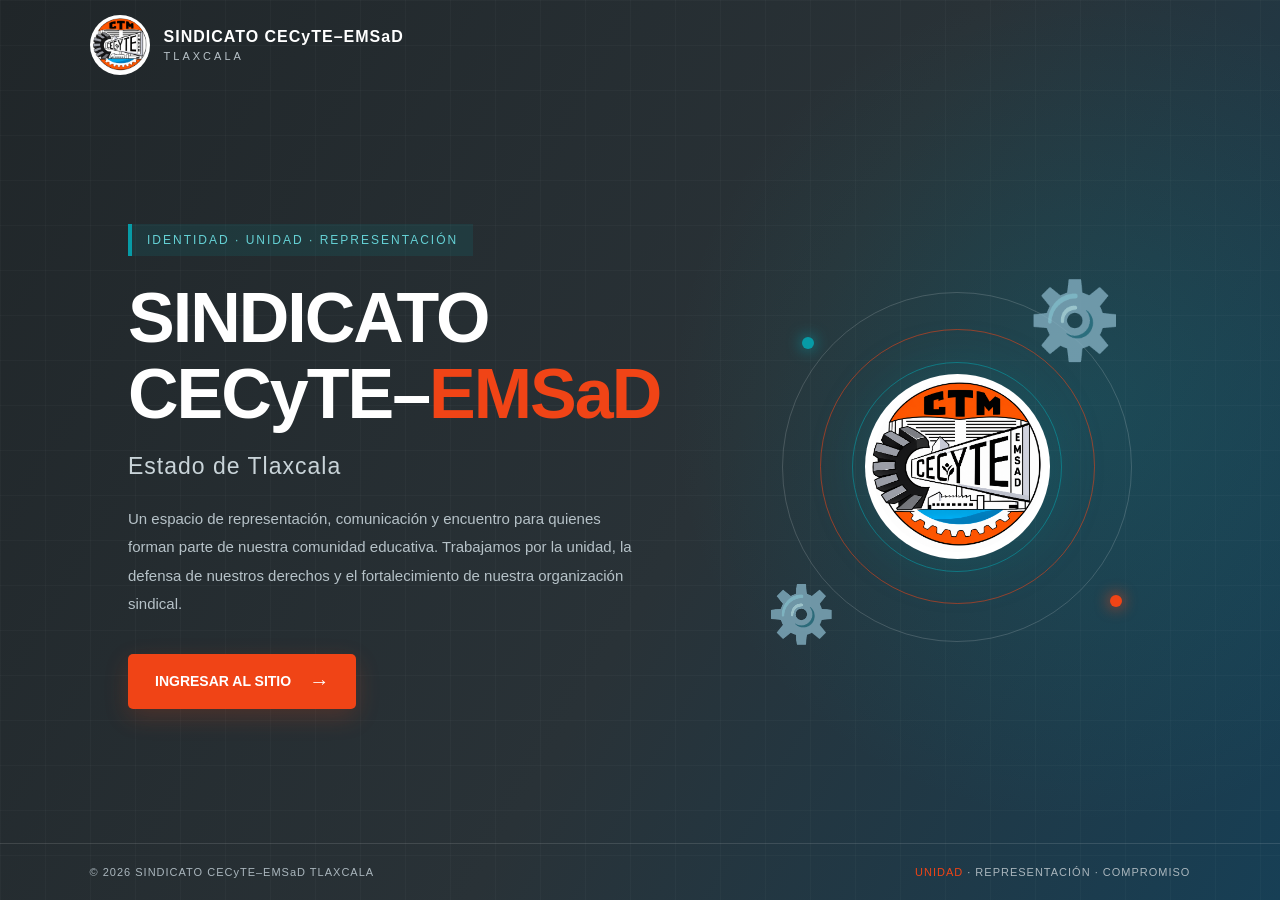
<file: index.html>
<!DOCTYPE html>
<html lang="es">
<head>
<meta charset="UTF-8">
<meta name="viewport" content="width=device-width, initial-scale=1.0">
<title>Sindicato CECyTE - EMSaD Tlaxcala</title>
<link rel="stylesheet" href="./css/portada.css">
<style>

footer p { font-size: 11px; color: #AAB6BD; letter-spacing: 1px; }
footer span { color: var(--naranja); }
@keyframes girar {
    from { transform: rotate(0deg); }
    to { transform: rotate(360deg); }
}
@keyframes aparecer {
    from { opacity: 0; transform: translateY(30px); }
    to { opacity: 1; transform: translateY(0); }
}
@media (max-width: 950px) {
    .contenido { padding: 55px 6%; }
    .grafico { width: 300px; height: 300px; }
    .circulo.uno { width: 280px; height: 280px; }
    .circulo.dos { width: 220px; height: 220px; }
    .circulo.tres { width: 170px; height: 170px; }
    .logo-central { width: 145px; height: 145px; }
}
@media (max-width: 700px) {
    header { padding: 18px 5%; }
    nav { display: none; }
    .logo img { width: 60px; height: 60px; }
    .logo-texto h2 { font-size: 13px; }
    .logo-texto p { font-size: 9px; }
    .contenido {
        flex-direction: column;
        text-align: center;
        padding: 55px 7%;
        gap: 30px;
    }
    .etiqueta { font-size: 10px; }
    .informacion p { font-size: 14px; }
    .grafico { width: 260px; height: 260px; }
    .circulo.uno { width: 245px; height: 245px; }
    .circulo.dos { width: 195px; height: 195px; }
    .circulo.tres { width: 145px; height: 145px; }
    .logo-central { width: 125px; height: 125px; }
    .engranaje { font-size: 55px; }
    footer { flex-direction: column; gap: 10px; text-align: center; }
}
@media (prefers-reduced-motion: reduce) {
    *, *::before, *::after { animation: none !important; transition: none !important; }
}
</style>
</head>
<body>
<div class="portada">
    <header>
        <div class="logo">
            <img src="/img/logo-sindicato.png" alt="Logotipo del Sindicato CECyTE EMSaD">
            <div class="logo-texto">
                <h2>SINDICATO CECyTE–EMSaD</h2>
                <p>TLAXCALA</p>
            </div>
        </div>
   
    </header>

    <main class="contenido" id="inicio">
        <section class="informacion">
            <div class="etiqueta">Identidad · Unidad · Representación</div>
            <h1>SINDICATO<br>CECyTE–<span>EMSaD</span></h1>
            <h2>Estado de Tlaxcala</h2>
            <p>
                Un espacio de representación, comunicación y encuentro para quienes forman parte de nuestra comunidad educativa.
                Trabajamos por la unidad, la defensa de nuestros derechos y el fortalecimiento de nuestra organización sindical.
            </p>
            <a href="./paginas/inicio.html" class="boton">INGRESAR AL SITIO <span>→</span></a>
        </section>

        <section class="grafico" aria-label="Emblema institucional">
            <div class="circulo uno"></div>
            <div class="circulo dos"></div>
            <div class="circulo tres"></div>
            <div class="engranaje uno">⚙️</div>
            <div class="engranaje dos">⚙️</div>
            <div class="punto uno"></div>
            <div class="punto dos"></div>
            <div class="logo-central">
                <img src="/img/logo-sindicato.png" alt="Emblema sindical">
            </div>
        </section>
    </main>

    <footer>
        <p>© 2026 SINDICATO CECyTE–EMSaD TLAXCALA</p>
        <p><span>UNIDAD</span> · REPRESENTACIÓN · COMPROMISO</p>
</div>
<script src="/js/index.js"></script>
</body>
</html>
</file>
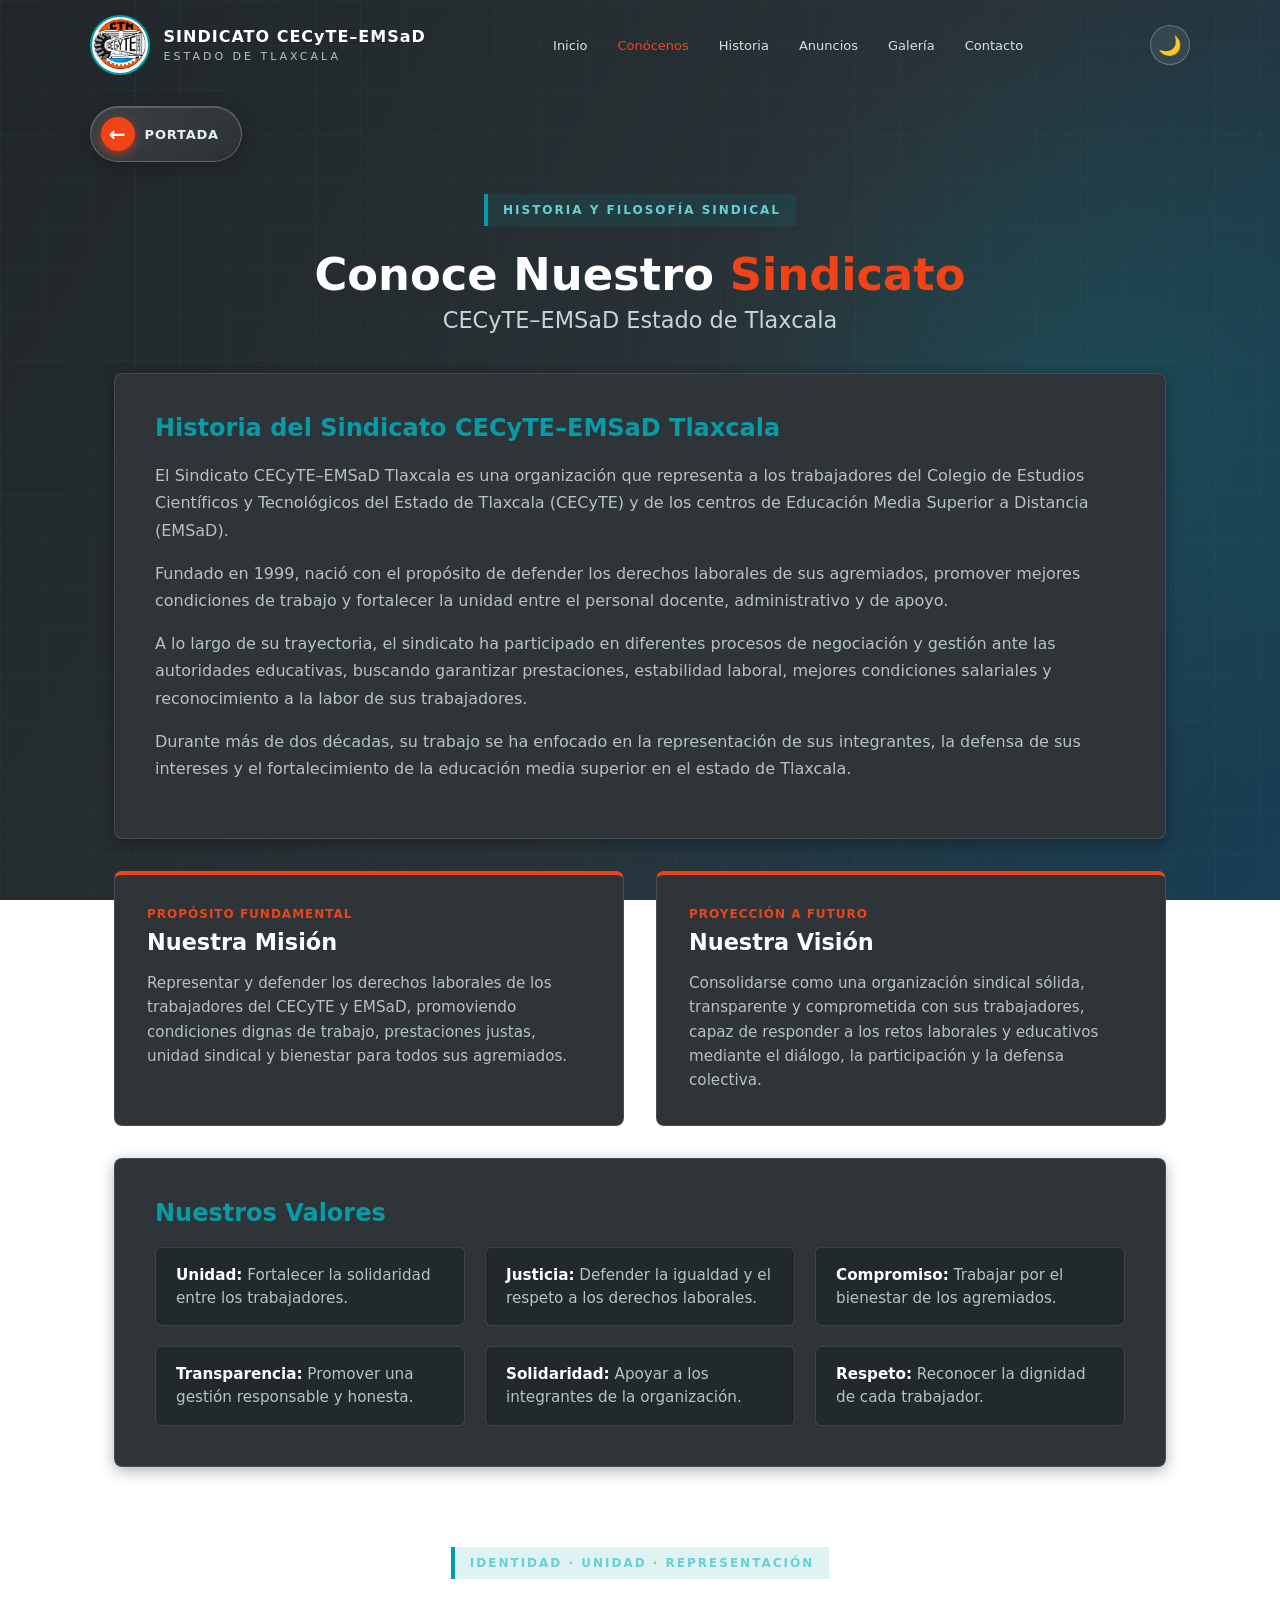
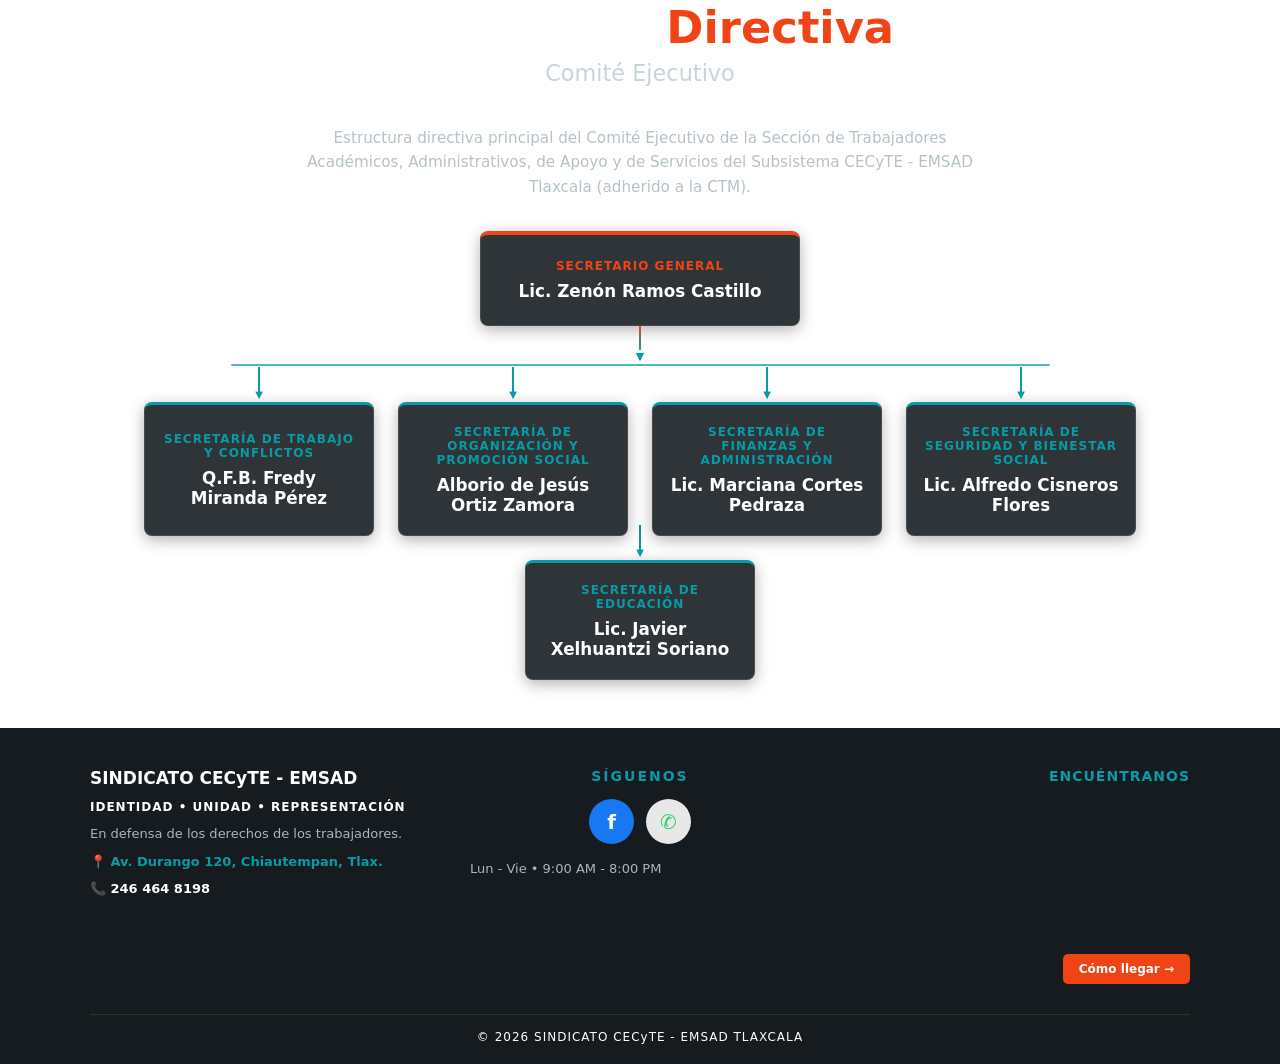
<file: conocenos.html>
<!DOCTYPE html>
<html lang="es">
<head>
  <meta charset="UTF-8">
  <meta name="viewport" content="width=device-width, initial-scale=1.0">
  <title>Conócenos - Sindicato CECyTE-EMSaD Tlaxcala</title>
  <link rel="stylesheet" href="/css/conocenos.css">
</head>
<body>

<header class="navbar">
  <div class="logo-area">
    <img src="/img/logo-sindicato.png" alt="Logo CTM CECyTE EMSaD" class="logo-img">
    <div>
      <h1>SINDICATO CECyTE–EMSaD</h1>
      <div class="subtitle">ESTADO DE TLAXCALA</div>
    </div>
  </div>
  <nav class="nav-links" id="navLinks">
    <a href="/paginas/inicio.html">Inicio</a>
    <a href="/paginas/conocenos.html" class="active">Conócenos</a>
    <a href="/paginas/historia.html">Historia</a>
    <a href="/paginas/inicio.html#anuncios">Anuncios</a>
    <a href="/paginas/inicio.html#galeria">Galería</a>
    <a href="/paginas/contactanos.html">Contacto</a>
  </nav>
  <div class="header-acciones">
    <button id="btnTema" class="btn-tema" title="Cambiar modo">🌙</button>
    <div class="hamburguesa" id="hamburguesa">☰</div>
  </div>
</header>

<a href="../index.html" class="btn-volver"><span class="flecha">←</span> Portada</a>

<main class="container">
  <div class="badge">HISTORIA Y FILOSOFÍA SINDICAL</div>
  <h1 class="main-title">Conoce Nuestro <span class="brand-orange">Sindicato</span></h1>
  <h2 class="sub-title">CECyTE–EMSaD Estado de Tlaxcala</h2>

  <section class="content-section">
    <h3>Historia del Sindicato CECyTE–EMSaD Tlaxcala</h3>
    <p>El Sindicato CECyTE–EMSaD Tlaxcala es una organización que representa a los trabajadores del Colegio de Estudios Científicos y Tecnológicos del Estado de Tlaxcala (CECyTE) y de los centros de Educación Media Superior a Distancia (EMSaD).</p>
    <p>Fundado en 1999, nació con el propósito de defender los derechos laborales de sus agremiados, promover mejores condiciones de trabajo y fortalecer la unidad entre el personal docente, administrativo y de apoyo.</p>
    <p>A lo largo de su trayectoria, el sindicato ha participado en diferentes procesos de negociación y gestión ante las autoridades educativas, buscando garantizar prestaciones, estabilidad laboral, mejores condiciones salariales y reconocimiento a la labor de sus trabajadores.</p>
    <p>Durante más de dos décadas, su trabajo se ha enfocado en la representación de sus integrantes, la defensa de sus intereses y el fortalecimiento de la educación media superior en el estado de Tlaxcala.</p>
  </section>

  <div class="grid-dual">
    <div class="card-info">
      <span class="card-role">Propósito Fundamental</span>
      <h3>Nuestra Misión</h3>
      <p>Representar y defender los derechos laborales de los trabajadores del CECyTE y EMSaD, promoviendo condiciones dignas de trabajo, prestaciones justas, unidad sindical y bienestar para todos sus agremiados.</p>
    </div>
    <div class="card-info">
      <span class="card-role">Proyección a Futuro</span>
      <h3>Nuestra Visión</h3>
      <p>Consolidarse como una organización sindical sólida, transparente y comprometida con sus trabajadores, capaz de responder a los retos laborales y educativos mediante el diálogo, la participación y la defensa colectiva.</p>
    </div>
  </div>

  <section class="content-section" style="margin-top: 2rem;">
    <h3>Nuestros Valores</h3>
    <ul class="values-list">
      <li><strong>Unidad:</strong> Fortalecer la solidaridad entre los trabajadores.</li>
      <li><strong>Justicia:</strong> Defender la igualdad y el respeto a los derechos laborales.</li>
      <li><strong>Compromiso:</strong> Trabajar por el bienestar de los agremiados.</li>
      <li><strong>Transparencia:</strong> Promover una gestión responsable y honesta.</li>
      <li><strong>Solidaridad:</strong> Apoyar a los integrantes de la organización.</li>
      <li><strong>Respeto:</strong> Reconocer la dignidad de cada trabajador.</li>
    </ul>
  </section>

  <div class="badge" style="margin-top: 3rem;">IDENTIDAD · UNIDAD · REPRESENTACIÓN</div>
  <h1 class="main-title">Estructura <span class="brand-orange">Directiva</span></h1>
  <h2 class="sub-title">Comité Ejecutivo</h2>
  <p class="description">Estructura directiva principal del Comité Ejecutivo de la Sección de Trabajadores Académicos, Administrativos, de Apoyo y de Servicios del Subsistema CECyTE - EMSAD Tlaxcala (adherido a la CTM).</p>

  <div class="org-container">
    <div class="level level-top">
      <div class="card card-boss">
        <span class="card-role">Secretario General</span>
        <h3 class="card-name">Lic. Zenón Ramos Castillo</h3>
      </div>
    </div>
    <div class="level level-sub">
      <div class="card card-sub"><span class="card-role">Secretaría de Trabajo y Conflictos</span><h3 class="card-name">Q.F.B. Fredy Miranda Pérez</h3></div>
      <div class="card card-sub"><span class="card-role">Secretaría de Organización y Promoción Social</span><h3 class="card-name">Alborio de Jesús Ortiz Zamora</h3></div>
      <div class="card card-sub"><span class="card-role">Secretaría de Finanzas y Administración</span><h3 class="card-name">Lic. Marciana Cortes Pedraza</h3></div>
      <div class="card card-sub"><span class="card-role">Secretaría de Seguridad y Bienestar Social</span><h3 class="card-name">Lic. Alfredo Cisneros Flores</h3></div>
      <div class="card card-sub"><span class="card-role">Secretaría de Educación</span><h3 class="card-name">Lic. Javier Xelhuantzi Soriano</h3></div>
    </div>
  </div>
</main>

<!-- FOOTER NUEVO CECyTE - EMSAD -->
<footer id="contacto">
    <div class="footer-contenido">
        <div class="footer-col">
            <h2>SINDICATO CECyTE - EMSAD</h2>
            <p class="footer-lema">IDENTIDAD • UNIDAD • REPRESENTACIÓN</p>
            <p>En defensa de los derechos de los trabajadores.</p>
            <p class="footer-dato"><span class="turquesa">📍 Av. Durango 120, Chiautempan, Tlax.</span></p>
            <p class="footer-dato">📞 246 464 8198</p>
        </div>

        <div class="footer-col centro">
            <h3>SÍGUENOS</h3>
            <div class="redes">
                <a href="https://www.facebook.com/sindicatocecytetlax" target="_blank" class="red facebook">f</a>
                <a href="https://wa.me/522464648198" target="_blank" class="red whatsapp">✆</a>
            </div>
            <p>Lun - Vie • 9:00 AM - 8:00 PM</p>
        </div>

        <div class="footer-col derecha">
            <h3>ENCUÉNTRANOS</h3>
            <div class="mapa">
                <iframe src="https://www.google.com/maps?q=Sindicato%20CECyTE%20EMSAD%20Tlaxcala%20Av.%20Durango%20120%20Chiautempan&output=embed" loading="lazy"></iframe>
            </div>
            <a href="https://www.google.com/maps/search/?api=1&query=Sindicato+CECyTE+EMSAD+Tlaxcala+Av.+Durango+120+Chiautempan" target="_blank" class="btn-llegar">Cómo llegar →</a>
        </div>
    </div>

    <div class="footer-copy">
        <p>© <span id="anio"></span> SINDICATO CECyTE - EMSAD TLAXCALA</p>
    </div>
</footer>

<script src="/js/conocenos.js"></script>
</body>
</html>
</file>
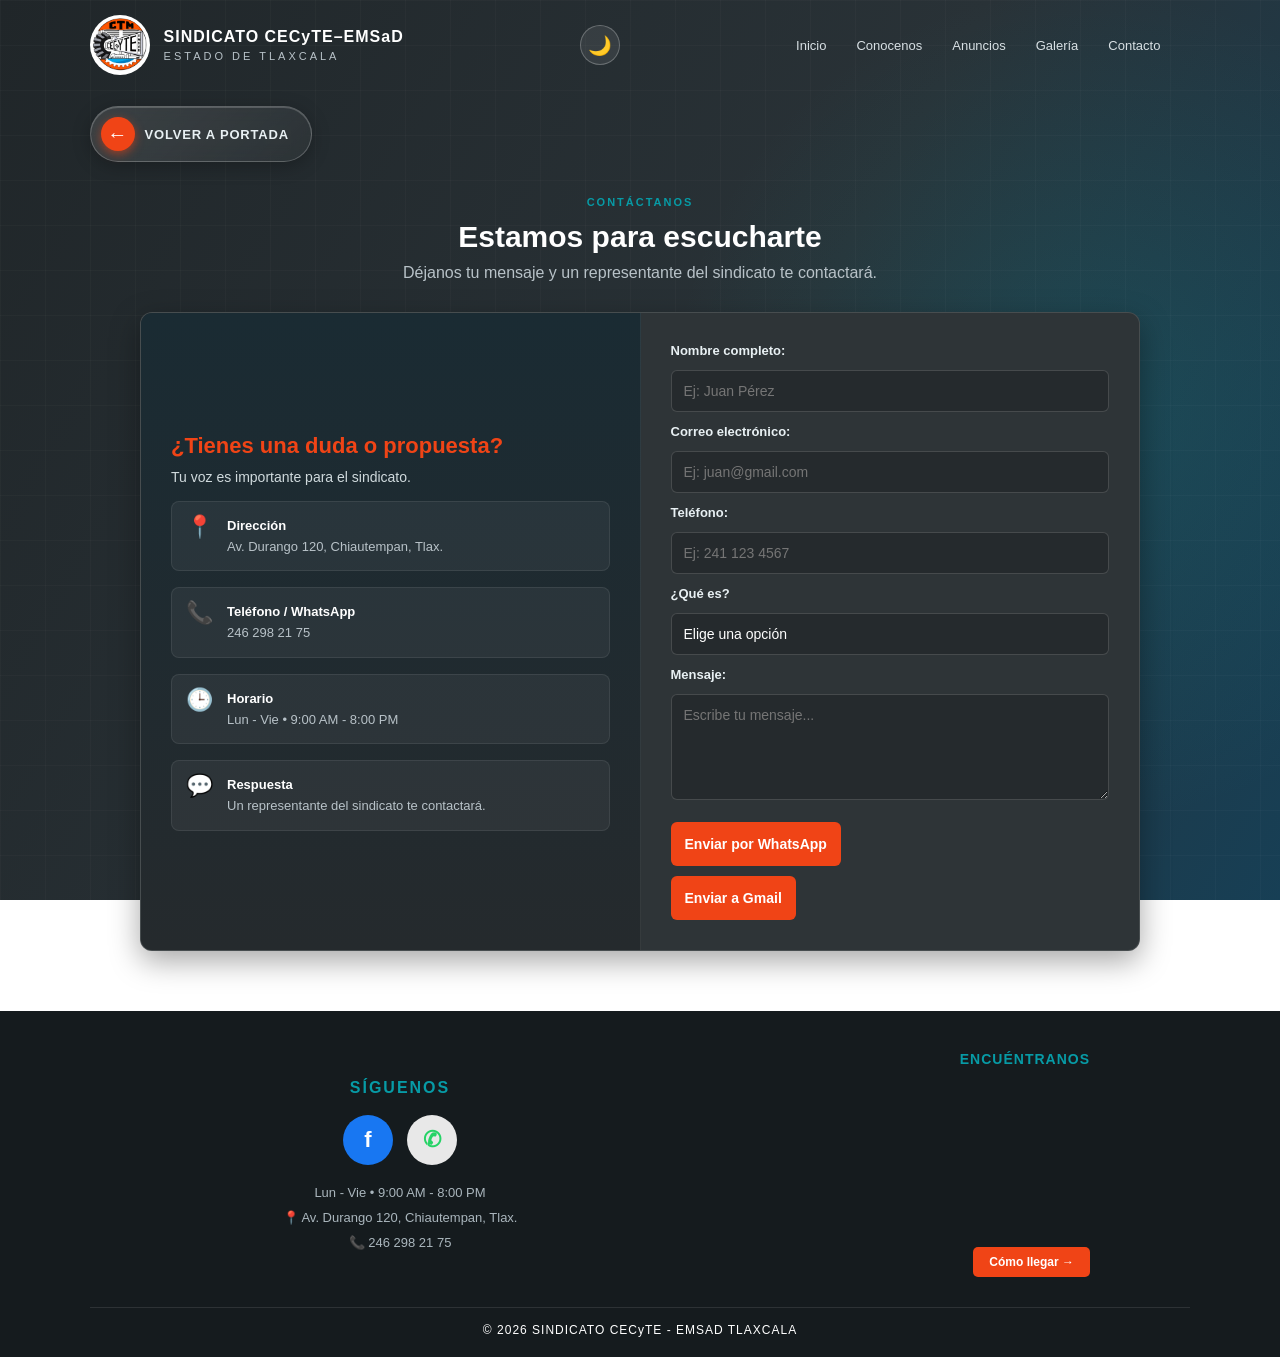
<file: contactanos.html>
<!DOCTYPE html>
<html lang="es">
<head>
    <meta charset="UTF-8">
    <meta name="viewport" content="width=device-width, initial-scale=1.0">
    <title>Contacto | Sindicato CECyTE-EMSaD Tlaxcala</title>
    <link rel="stylesheet" href="/css/contacto.css">
</head>
<body>

<header>
    <div class="logo">
        <img src="/img/logo-sindicato.png" alt="Logo Sindicato">
        <div class="logo-texto">
            <h2>SINDICATO CECyTE–EMSaD</h2>
            <p>ESTADO DE TLAXCALA</p>
        </div>
    </div>
    <div class="header-acciones">
        <button id="btnTema" class="btn-tema" title="Cambiar modo">🌙</button>
        <button class="menu-boton" id="menuBoton">☰</button>
    </div>
    <nav id="navMenu">
        <a href="/paginas/inicio.html">Inicio</a>
        <a href="/paginas/conocenos.html">Conocenos</a>
        <a href="/paginas/inicio.html#anuncios">Anuncios</a>
        <a href="/paginas/inicio.html#galeria">Galería</a>
        <a href="/paginas/contactanos.html">Contacto</a>
        <a href="/paginas/historia.html"></a>
    </nav>
</header>

<a href="/index.html" class="btn-volver"><span class="flecha">←</span> Volver a Portada</a>

<main class="contenedor-contacto">
    <div class="titulo-seccion">
        <span>CONTÁCTANOS</span>
        <h2>Estamos para escucharte</h2>
        <p>Déjanos tu mensaje y un representante del sindicato te contactará.</p>
    </div>

    <div class="caja-contacto">
        <!-- PANEL IZQUIERDO -->
        <div class="info-contacto">
            <h3>¿Tienes una duda o propuesta?</h3>
            <p class="sub-info">Tu voz es importante para el sindicato.</p>

            <div class="dato-info">
                <span>📍</span>
                <div>
                    <strong>Dirección</strong>
                    <p>Av. Durango 120, Chiautempan, Tlax.</p>
                </div>
            </div>

            <div class="dato-info">
                <span>📞</span>
                <div>
                    <strong>Teléfono / WhatsApp</strong>
                    <p>246 298 21 75</p>
                </div>
            </div>

            <div class="dato-info">
                <span>🕒</span>
                <div>
                    <strong>Horario</strong>
                    <p>Lun - Vie • 9:00 AM - 8:00 PM</p>
                </div>
            </div>

            <div class="dato-info">
                <span>💬</span>
                <div>
                    <strong>Respuesta</strong>
                    <p>Un representante del sindicato te contactará.</p>
                </div>
            </div>
        </div>

        <!-- FORMULARIO - WHATSAPP Y GMAIL -->
        <form id="formQueja" class="formulario">
            <label>Nombre completo:</label>
            <input type="text" id="nombre" placeholder="Ej: Juan Pérez" required>

            <label>Correo electrónico:</label>
            <input type="email" id="correo" placeholder="Ej: juan@gmail.com" required>

            <label>Teléfono:</label>
            <input type="tel" id="telefono" placeholder="Ej: 241 123 4567">

            <label>¿Qué es?</label>
            <select id="tipo" required>
                <option value="">Elige una opción</option>
                <option value="Queja">Queja</option>
                <option value="Sugerencia">Sugerencia</option>
                <option value="Duda">Duda / Propuesta</option>
            </select>

            <label>Mensaje:</label>
            <textarea id="mensaje" rows="5" placeholder="Escribe tu mensaje..." required></textarea>

            <div class="botones-envio">
              <button type="button" class="btn-enviar whatsapp" onclick="enviarWhatsApp()">Enviar por WhatsApp</button>
              <button type="button" class="btn-enviar gmail" onclick="enviarGmail()">Enviar a Gmail</button>
            </div>
        </form>
    </div>
</main>

<footer>
    <div class="footer-contenido">
        <div class="footer-col centro">
            <h3>SÍGUENOS</h3>
            <div class="redes">
                <a href="https://www.facebook.com/sindicatocecytetlax" target="_blank" class="red facebook">f</a>
                <a href="https://wa.me/522462982175" target="_blank" class="red whatsapp">✆</a>
            </div>
            <p>Lun - Vie • 9:00 AM - 8:00 PM</p>
            <p>📍 Av. Durango 120, Chiautempan, Tlax.</p>
            <p>📞 246 298 21 75</p>
        </div>

        <div class="footer-col derecha">
            <h3>ENCUÉNTRANOS</h3>
            <div class="mapa">
                <iframe src="https://www.google.com/maps?q=Sindicato%20CECyTE%20EMSAD%20Tlaxcala%20Av.%20Durango%20120%20Chiautempan&output=embed" loading="lazy"></iframe>
            </div>
            <a href="https://www.google.com/maps/search/?api=1&query=Sindicato+CECyTE+EMSAD+Tlaxcala+Av.+Durango+120+Chiautempan" target="_blank" class="btn-llegar">Cómo llegar →</a>
        </div>
    </div>

    <div class="footer-copy">
        <p>© <span id="anio"></span> SINDICATO CECyTE - EMSAD TLAXCALA</p>
    </div>
</footer>

<script src="/js/contacto.js"></script>

</body>
</html>
</file>
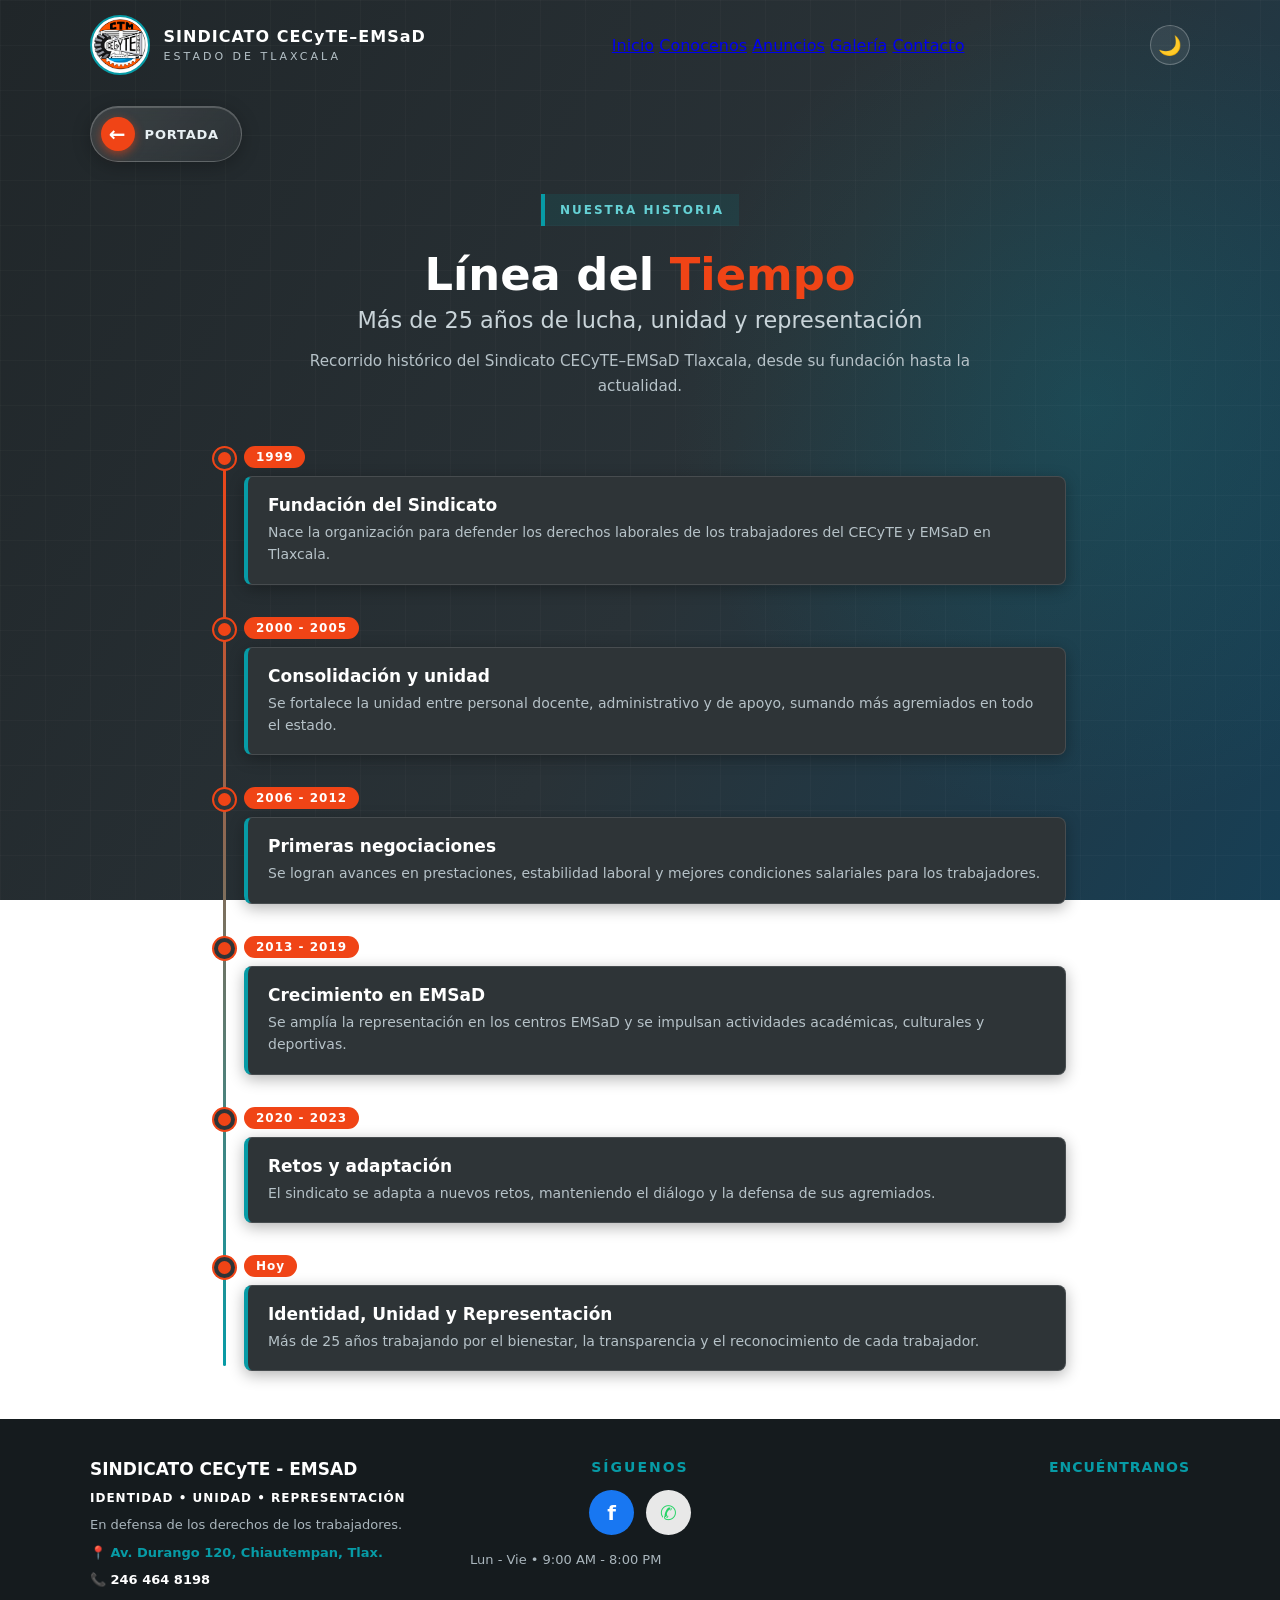
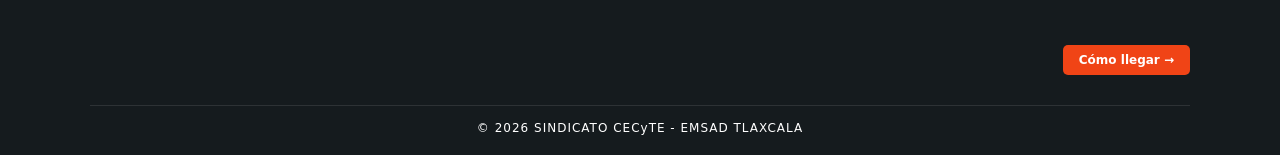
<file: historia.html>
<!DOCTYPE html>
<html lang="es">
<head>
  <meta charset="UTF-8">
  <meta name="viewport" content="width=device-width, initial-scale=1.0">
  <title>Historia - Sindicato CECyTE-EMSaD Tlaxcala</title>
  <link rel="stylesheet" href="/css/historia.css">
</head>
<body>
<header class="navbar">
  <div class="logo-area">
    <img src="/img/logo-sindicato.png" alt="Logo CTM CECyTE EMSaD" class="logo-img">
    <div>
      <h1>SINDICATO CECyTE–EMSaD</h1>
      <div class="subtitle">ESTADO DE TLAXCALA</div>
    </div>
  </div>  <nav id="navMenu">
        <a href="/paginas/inicio.html">Inicio</a>
        <a href="/paginas/conocenos.html">Conocenos</a>
        <a href="/paginas/inicio.html#anuncios">Anuncios</a>
        <a href="/paginas/inicio.html#galeria">Galería</a>
        <a href="/paginas/contactanos.html">Contacto</a>
    </nav>
  <div class="header-acciones">
    <button id="btnTema" class="btn-tema" title="Cambiar modo">🌙</button>
    <div class="hamburguesa" id="hamburguesa">☰</div>
  </div>
</header>

<a href="../index.html" class="btn-volver"><span class="flecha">←</span> Portada</a>


<main class="container">
  <div class="badge">NUESTRA HISTORIA</div>
  <h1 class="main-title">Línea del <span class="brand-orange">Tiempo</span></h1>
  <h2 class="sub-title">Más de 25 años de lucha, unidad y representación</h2>
  <p class="description">Recorrido histórico del Sindicato CECyTE–EMSaD Tlaxcala, desde su fundación hasta la actualidad.</p>

  <div class="timeline">
    <div class="timeline-item">
      <span class="timeline-dot"></span>
      <div class="timeline-fecha">1999</div>
      <div class="timeline-card">
        <h4>Fundación del Sindicato</h4>
        <p>Nace la organización para defender los derechos laborales de los trabajadores del CECyTE y EMSaD en Tlaxcala.</p>
      </div>
    </div>

    <div class="timeline-item">
      <span class="timeline-dot"></span>
      <div class="timeline-fecha">2000 - 2005</div>
      <div class="timeline-card">
        <h4>Consolidación y unidad</h4>
        <p>Se fortalece la unidad entre personal docente, administrativo y de apoyo, sumando más agremiados en todo el estado.</p>
      </div>
    </div>

    <div class="timeline-item">
      <span class="timeline-dot"></span>
      <div class="timeline-fecha">2006 - 2012</div>
      <div class="timeline-card">
        <h4>Primeras negociaciones</h4>
        <p>Se logran avances en prestaciones, estabilidad laboral y mejores condiciones salariales para los trabajadores.</p>
      </div>
    </div>

    <div class="timeline-item">
      <span class="timeline-dot"></span>
      <div class="timeline-fecha">2013 - 2019</div>
      <div class="timeline-card">
        <h4>Crecimiento en EMSaD</h4>
        <p>Se amplía la representación en los centros EMSaD y se impulsan actividades académicas, culturales y deportivas.</p>
      </div>
    </div>

    <div class="timeline-item">
      <span class="timeline-dot"></span>
      <div class="timeline-fecha">2020 - 2023</div>
      <div class="timeline-card">
        <h4>Retos y adaptación</h4>
        <p>El sindicato se adapta a nuevos retos, manteniendo el diálogo y la defensa de sus agremiados.</p>
      </div>
    </div>

    <div class="timeline-item">
      <span class="timeline-dot"></span>
      <div class="timeline-fecha">Hoy</div>
      <div class="timeline-card">
        <h4>Identidad, Unidad y Representación</h4>
        <p>Más de 25 años trabajando por el bienestar, la transparencia y el reconocimiento de cada trabajador.</p>
      </div>
    </div>
  </div>
</main>

<footer id="contacto">
    <div class="footer-contenido">
        <div class="footer-col">
            <h2>SINDICATO CECyTE - EMSAD</h2>
            <p class="footer-lema">IDENTIDAD • UNIDAD • REPRESENTACIÓN</p>
            <p>En defensa de los derechos de los trabajadores.</p>
            <p class="footer-dato"><span class="turquesa">📍 Av. Durango 120, Chiautempan, Tlax.</span></p>
            <p class="footer-dato">📞 246 464 8198</p>
        </div>
        <div class="footer-col centro">
            <h3>SÍGUENOS</h3>
            <div class="redes">
                <a href="https://www.facebook.com/sindicatocecytetlax" target="_blank" class="red facebook">f</a>
                <a href="https://wa.me/522464648198" target="_blank" class="red whatsapp">✆</a>
            </div>
            <p>Lun - Vie • 9:00 AM - 8:00 PM</p>
        </div>
        <div class="footer-col derecha">
            <h3>ENCUÉNTRANOS</h3>
            <div class="mapa">
                <iframe src="https://www.google.com/maps?q=Sindicato%20CECyTE%20EMSAD%20Tlaxcala%20Av.%20Durango%20120%20Chiautempan&output=embed" loading="lazy"></iframe>
            </div>
            <a href="https://www.google.com/maps/search/?api=1&query=Sindicato+CECyTE+EMSAD+Tlaxcala+Av.+Durango+120+Chiautempan" target="_blank" class="btn-llegar">Cómo llegar →</a>
        </div>
    </div>
    <div class="footer-copy">
        <p>© <span id="anio"></span> SINDICATO CECyTE - EMSAD TLAXCALA</p>
    </div>
</footer>

<script src="/js/historia.js"></script>
</body>
</html>
</file>
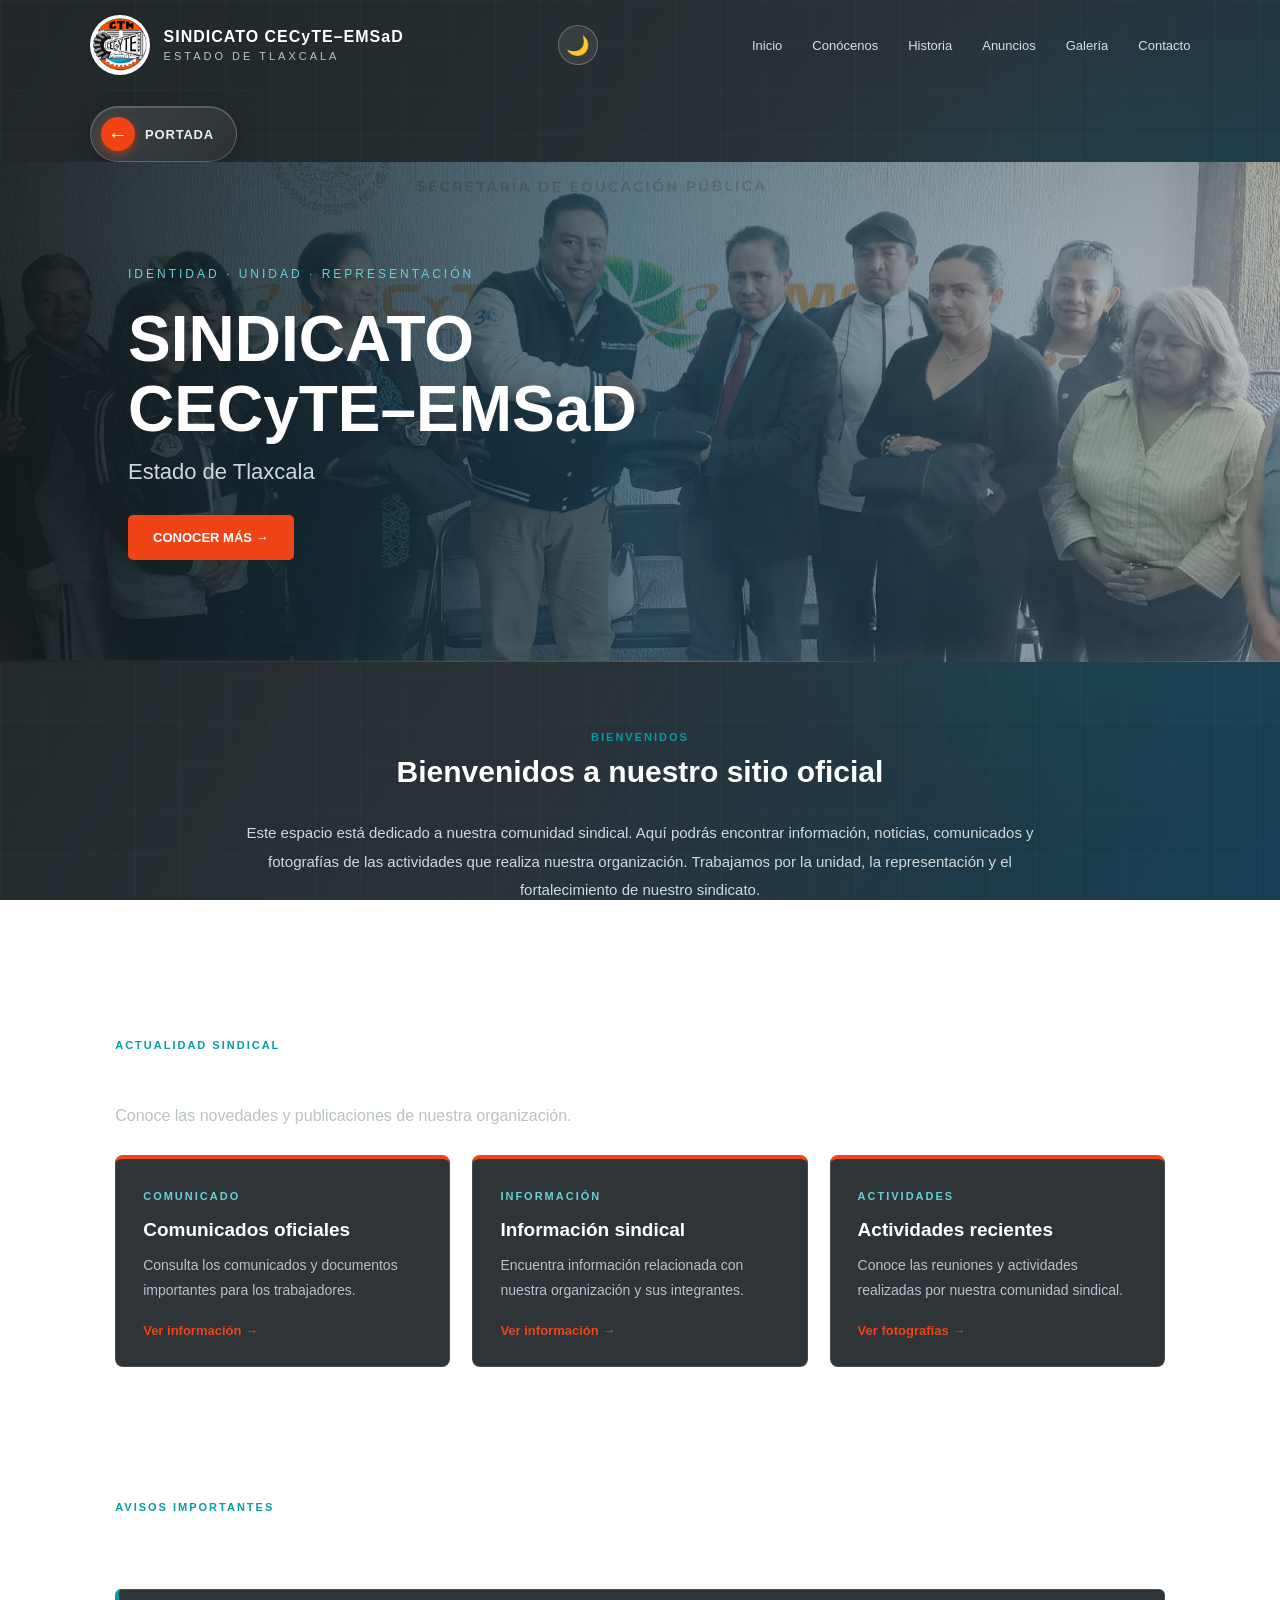
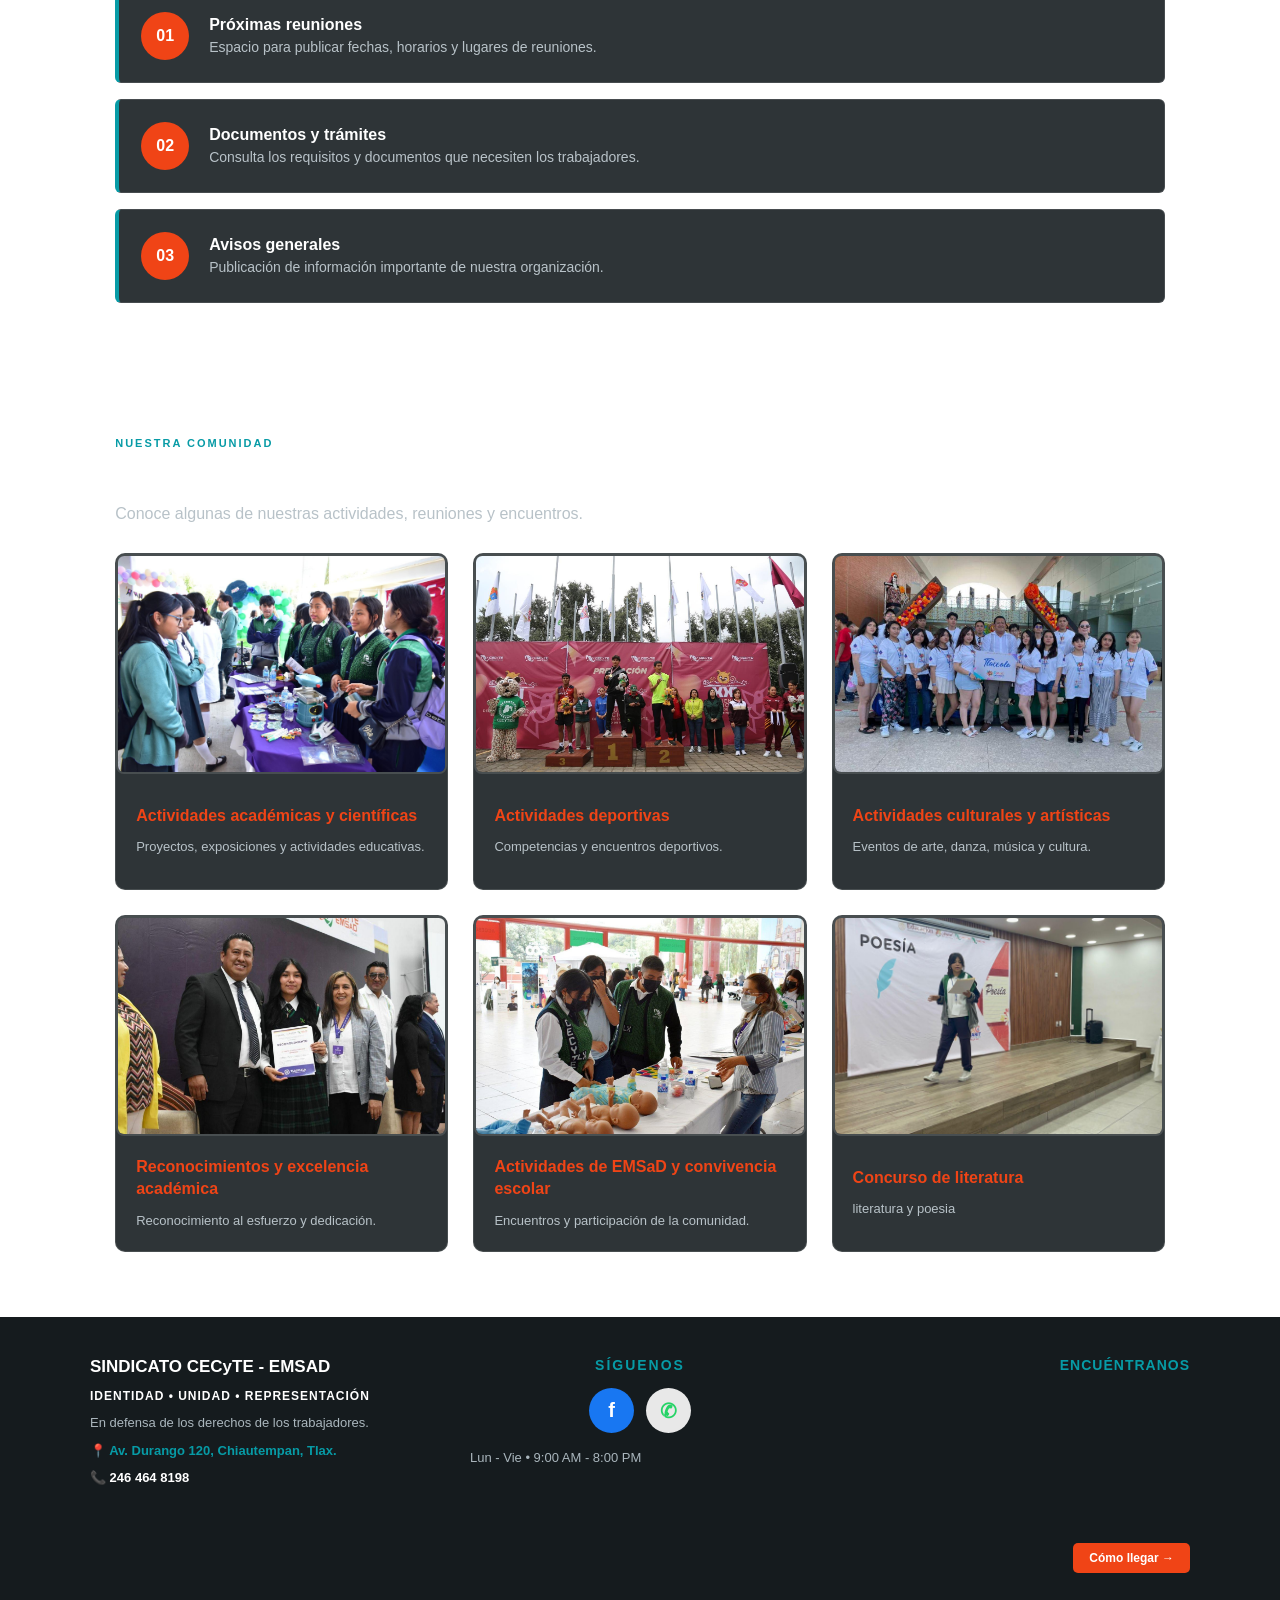
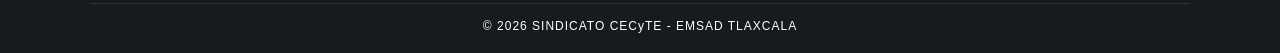
<file: inicio.html>
<!DOCTYPE html>
<html lang="es">

<head>
    <meta charset="UTF-8">
    <meta name="viewport" content="width=device-width, initial-scale=1.0">

    <title>Inicio | Sindicato CECyTE-EMSaD Tlaxcala</title>

    <link rel="stylesheet" href="/css/inicio.css">
</head>

<body>

    <!-- ENCABEZADO -->

    <header>

        <div class="logo">

            <img src="/img/logo-sindicato.png"
                 alt="Logotipo oficial del sindicato">

            <div class="logo-texto">
                <h2>SINDICATO CECyTE–EMSaD</h2>
                <p>ESTADO DE TLAXCALA</p>
            </div>

        </div>

        <div class="header-acciones">
            <button id="btnTema" class="btn-tema" title="Cambiar modo">🌙</button>
            <button class="menu-boton" id="menuBoton"
                    aria-label="Abrir menú"
                    aria-expanded="false">
                ☰
            </button>
        </div>

        <!-- MENU DE NAVEGACION -->
  <nav id="navMenu">
        <a href="/paginas/inicio.html" class="active">Inicio</a>
        <a href="/paginas/conocenos.html">Conócenos</a>
        <a href="/paginas/historia.html">Historia</a>
        <a href="/paginas/inicio.html#anuncios">Anuncios</a>
        <a href="/paginas/inicio.html#galeria">Galería</a>
        <a href="/paginas/contactanos.html">Contacto</a>
    </nav>
    </header>

<a href="/index.html" class="btn-volver"><span class="flecha">←</span> Portada</a>
    <!-- IMAGEN PRINCIPAL DEL SINDICATO -->

    <section class="portada-inicio">

        <img src="/img/emsad.jpeg"
             alt="Fotografía principal del sindicato"
             class="imagen-portada">

        <div class="filtro"></div>

        <div class="texto-portada">

            <span>IDENTIDAD · UNIDAD · REPRESENTACIÓN</span>

            <h1>
                SINDICATO
                <br>
                CECyTE–EMSaD
            </h1>

            <h2>Estado de Tlaxcala</h2>

            <a href="#bienvenida" class="boton">
                CONOCER MÁS →
            </a>

        </div>

    </section>

    <!-- MENSAJE DE BIENVENIDA -->

    <section class="bienvenida" id="bienvenida">

        <div class="titulo-seccion">

            <span>BIENVENIDOS</span>

            <h2>Bienvenidos a nuestro sitio oficial</h2>

        </div>

        <p>
            Este espacio está dedicado a nuestra comunidad
            sindical. Aquí podrás encontrar información,
            noticias, comunicados y fotografías de las
            actividades que realiza nuestra organización.

            Trabajamos por la unidad, la representación
            y el fortalecimiento de nuestro sindicato.
        </p>

    </section>

    <!-- NOTICIAS Y COMUNICADOS -->

    <section class="seccion" id="noticias">

        <div class="titulo-seccion">

            <span>ACTUALIDAD SINDICAL</span>

            <h2>Noticias y comunicados recientes</h2>

            <p>
                Conoce las novedades y publicaciones
                de nuestra organización.
            </p>

        </div>

        <div class="noticias">

            <article class="tarjeta">

                <span class="categoria">COMUNICADO</span>

                <h3>Comunicados oficiales</h3>

                <p>
                    Consulta los comunicados y documentos
                    importantes para los trabajadores.
                </p>

                <a href="#anuncios">Ver información →</a>

            </article>

            <article class="tarjeta">

                <span class="categoria">INFORMACIÓN</span>

                <h3>Información sindical</h3>

                <p>
                    Encuentra información relacionada
                    con nuestra organización y sus integrantes.
                </p>

                <a href="#anuncios">Ver información →</a>

            </article>

            <article class="tarjeta">

                <span class="categoria">ACTIVIDADES</span>

                <h3>Actividades recientes</h3>

                <p>
                    Conoce las reuniones y actividades
                    realizadas por nuestra comunidad sindical.
                </p>

                <a href="#galeria">Ver fotografías →</a>

            </article>

        </div>

    </section>

    <!-- ANUNCIOS IMPORTANTES -->

    <section class="seccion anuncios" id="anuncios">

        <div class="titulo-seccion">

            <span>AVISOS IMPORTANTES</span>

            <h2>Información para los agremiados</h2>

        </div>

        <div class="lista-anuncios">

            <article class="anuncio">

                <div class="icono">01</div>

                <div>
                    <h3>Próximas reuniones</h3>

                    <p>
                        Espacio para publicar fechas,
                        horarios y lugares de reuniones.
                    </p>
                </div>

            </article>

            <article class="anuncio">

                <div class="icono">02</div>

                <div>
                    <h3>Documentos y trámites</h3>

                    <p>
                        Consulta los requisitos y documentos
                        que necesiten los trabajadores.
                    </p>
                </div>

            </article>

            <article class="anuncio">

                <div class="icono">03</div>

                <div>
                    <h3>Avisos generales</h3>

                    <p>
                        Publicación de información
                        importante de nuestra organización.
                    </p>
                </div>

            </article>

        </div>

    </section>

    <!-- FOTOGRAFIAS DE ACTIVIDADES -->

<section class="seccion" id="galeria">

    <div class="titulo-seccion">

        <span>NUESTRA COMUNIDAD</span>

        <h2>Fotografías de actividades sindicales</h2>

        <p>
            Conoce algunas de nuestras actividades,
            reuniones y encuentros.
        </p>

    </div>

    <div class="galeria">

        <div class="foto">
            <img src="/img/act1.jpg"
                 alt="Actividades académicas y científicas">

            <div class="texto-foto">
                <h3>Actividades académicas y científicas</h3>
                <p>Proyectos, exposiciones y actividades educativas.</p>
            </div>
        </div>

        <div class="foto">
            <img src="/img/act2.jpg"
                 alt="Actividades deportivas">

            <div class="texto-foto">
                <h3>Actividades deportivas</h3>
                <p>Competencias y encuentros deportivos.</p>
            </div>
        </div>

        <div class="foto">
            <img src="/img/act3.jpg"
                 alt="Actividades culturales y artísticas">

            <div class="texto-foto">
                <h3>Actividades culturales y artísticas</h3>
                <p>Eventos de arte, danza, música y cultura.</p>
            </div>
        </div>

        <div class="foto">
            <img src="/img/act4.jpg"
                 alt="Reconocimientos académicos">

            <div class="texto-foto">
                <h3>Reconocimientos y excelencia académica</h3>
                <p>Reconocimiento al esfuerzo y dedicación.</p>
            </div>
        </div>

        <div class="foto">
            <img src="/img/act5.jpg"
                 alt="Actividades de EMSaD">

            <div class="texto-foto">
                <h3>Actividades de EMSaD y convivencia escolar</h3>
                <p>Encuentros y participación de la comunidad.</p>
            </div>
        </div>

        <div class="foto">
            <img src="/img/act6.jpg"
                 alt="Reconocimientos académicos">

            <div class="texto-foto">
                <h3>Concurso de literatura </h3>
               <p>literatura y poesia </p>
            </div>
        </div>

    </div>

</section>

    <!-- PIE DE PAGINA - NUEVO CECyTE - EMSAD -->
    <footer id="contacto">
        <div class="footer-contenido">
            <div class="footer-col">
                <h2>SINDICATO CECyTE - EMSAD</h2>
                <p class="footer-lema">IDENTIDAD • UNIDAD • REPRESENTACIÓN</p>
                <p>En defensa de los derechos de los trabajadores.</p>
                <p class="footer-dato"><span class="turquesa">📍 Av. Durango 120, Chiautempan, Tlax.</span></p>
                <p class="footer-dato">📞 246 464 8198</p>
            </div>

            <div class="footer-col centro">
                <h3>SÍGUENOS</h3>
                <div class="redes">
                    <a href="https://www.facebook.com/sindicatocecytetlax" target="_blank" class="red facebook">f</a>
                    <a href="https://wa.me/522464648198" target="_blank" class="red whatsapp">✆</a>
                </div>
                <p>Lun - Vie • 9:00 AM - 8:00 PM</p>
            </div>

            <div class="footer-col derecha">
                <h3>ENCUÉNTRANOS</h3>
                <div class="mapa">
                    <iframe src="https://www.google.com/maps?q=Sindicato%20CECyTE%20EMSAD%20Tlaxcala%20Av.%20Durango%20120%20Chiautempan&output=embed" loading="lazy"></iframe>
                </div>
                <a href="https://www.google.com/maps/search/?api=1&query=Sindicato+CECyTE+EMSAD+Tlaxcala+Av.+Durango+120+Chiautempan" target="_blank" class="btn-llegar">Cómo llegar →</a>
            </div>
        </div>

        <div class="footer-copy">
            <p>© <span id="anio"></span> SINDICATO CECyTE - EMSAD TLAXCALA</p>
        </div>
    </footer>

    <script src="/js/inicio.js"></script>

</body>
</html>
</file>
<file: css/portada.css>
:root {
    --naranja: #F04416;
    --carbon: #252A2D;
    --gris: #62696D;
    --turquesa: #079BA6;
    --blanco: #FFFFFF;
    --azul: #173F55;
}
* { margin: 0; padding: 0; box-sizing: border-box; }
body {
    font-family: 'Segoe UI', Arial, sans-serif;
    background: var(--carbon);
    color: var(--blanco);
    min-height: 100vh;
}
.portada {
    min-height: 100vh;
    position: relative;
    overflow: hidden;
    display: flex;
    flex-direction: column;
    background:
        radial-gradient(circle at 85% 45%, rgba(7,155,166,.18), transparent 35%),
        linear-gradient(120deg, #202629 0%, #293237 55%, #173F55 100%);
}
.portada::before {
    content: "";
    position: absolute;
    inset: 0;
    background-image:
        linear-gradient(rgba(255,255,255,.025) 1px, transparent 1px),
        linear-gradient(90deg, rgba(255,255,255,.025) 1px, transparent 1px);
    background-size: 45px 45px;
    pointer-events: none;
}

/* HEADER FLOTANTE - SIN RECTANGULO, SIN COLOR DISTINTO */
header {
    position: relative;
    z-index: 10;
    display: flex;
    justify-content: space-between;
    align-items: center;
    padding: 15px 7%;
    background: transparent;
    border: none;
}

.menu-boton { display: none; }

.logo { display: flex; align-items: center; gap: 14px; }
.logo img {
    width: 60px;
    height: 60px;
    object-fit: contain;
    border-radius: 50%;
    background: white;
    padding: 3px;
}
.logo-texto h2 { font-size: 16px; letter-spacing: 1px; font-weight: 800; }
.logo-texto p { font-size: 11px; color: #B8C2C8; letter-spacing: 3px; margin-top: 4px; }
nav { display: flex; align-items: center; gap: 30px; }
nav a { color: #D8E0E4; text-decoration: none; font-size: 13px; transition: .3s; }
nav a:hover { color: var(--naranja); }

.contenido {
    position: relative;
    z-index: 2;
    flex: 1;
    display: flex;
    align-items: center;
    justify-content: space-between;
    padding: 65px 10%;
    gap: 40px;
}
.informacion { max-width: 650px; animation: aparecer 1s ease; }
.etiqueta {
    display: inline-block;
    border-left: 4px solid var(--turquesa);
    padding: 9px 15px;
    background: rgba(7,155,166,.12);
    color: #65D1D5;
    font-size: 12px;
    letter-spacing: 2px;
    text-transform: uppercase;
    margin-bottom: 25px;
}
.informacion h1 {
    font-size: clamp(38px, 5.5vw, 70px);
    line-height: 1.08;
    font-weight: 800;
    letter-spacing: -2px;
}
.informacion h1 span { color: var(--naranja); }
.informacion h2 {
    color: #C9D4D9;
    font-size: clamp(17px, 2vw, 23px);
    font-weight: 400;
    margin-top: 20px;
    letter-spacing: 1px;
}
.informacion p {
    max-width: 520px;
    color: #B6C2C8;
    font-size: 15px;
    line-height: 1.9;
    margin-top: 25px;
}
.boton {
    display: inline-flex;
    align-items: center;
    gap: 18px;
    margin-top: 35px;
    padding: 16px 27px;
    background: var(--naranja);
    color: white;
    text-decoration: none;
    font-size: 14px;
    font-weight: 700;
    border-radius: 5px;
    transition: .35s;
    box-shadow: 0 8px 25px rgba(240,68,22,.2);
}
.boton:hover {
    background: var(--turquesa);
    transform: translateY(-4px);
    box-shadow: 0 12px 30px rgba(7,155,166,.3);
}
.boton span { font-size: 20px; transition: .3s; }
.boton:hover span { transform: translateX(6px); }
.grafico {
    position: relative;
    width: 390px;
    height: 390px;
    flex-shrink: 0;
    display: flex;
    align-items: center;
    justify-content: center;
}
.circulo { position: absolute; border: 1px solid rgba(255,255,255,.16); border-radius: 50%; }
.circulo.uno { width: 350px; height: 350px; }
.circulo.dos { width: 275px; height: 275px; border-color: rgba(240,68,22,.55); }
.circulo.tres { width: 210px; height: 210px; border-color: rgba(7,155,166,.6); }
.logo-central {
    position: relative;
    z-index: 2;
    width: 185px;
    height: 185px;
    background: white;
    border: 7px solid rgba(255,255,255,.15);
    border-radius: 50%;
    display: flex;
    justify-content: center;
    align-items: center;
    box-shadow: 0 0 60px rgba(7,155,166,.2);
    overflow: hidden;
}
.logo-central img {
    width: 100%;
    height: 100%;
    object-fit: contain;
    border-radius: 50%;
}
.engranaje {
    position: absolute;
    color: var(--naranja);
    font-size: 75px;
    opacity: .8;
    animation: girar 25s linear infinite;
}
.engranaje.uno { top: 5px; right: 30px; }
.engranaje.dos {
    bottom: 15px;
    left: 5px;
    font-size: 55px;
    color: var(--turquesa);
    animation-direction: reverse;
}
.punto {
    position: absolute;
    width: 12px;
    height: 12px;
    border-radius: 50%;
    background: var(--turquesa);
    box-shadow: 0 0 15px var(--turquesa);
}
.punto.uno { top: 65px; left: 40px; }
.punto.dos {
    bottom: 55px;
    right: 30px;
    background: var(--naranja);
    box-shadow: 0 0 15px var(--naranja);
}
footer {
    position: relative;
    z-index: 2;
    display: flex;
    justify-content: space-between;
    align-items: center;
    padding: 22px 7%;
    border-top: 1px solid rgba(255,255,255,.12);
}

/* MENU MOVIL FLOTANTE - CHIQUITO, NO GIGANTE */
@media (max-width: 850px) {
  header { flex-wrap: nowrap; }
  .menu-boton {
    display: block;
    background: transparent;
    color: white;
    border: 1px solid #ffffff50;
    padding: 8px 13px;
    border-radius: 5px;
    font-size: 22px;
    cursor: pointer;
  }
  nav {
    display: none;
    position: absolute;
    top: 100%;
    right: 7%;
    width: 200px;
    flex-direction: column;
    align-items: flex-start;
    gap: 0;
    padding: 8px;
    background: rgba(37,42,45,.95);
    border-radius: 10px;
    box-shadow: 0 10px 30px rgba(0,0,0,.4);
  }
  nav.abierto { display: flex; }
  nav a {
    padding: 10px 12px;
    width: 100%;
    font-size: 13px;
    border-radius: 6px;
  }
  nav a:hover { background: rgba(255,255,255,.08); }
  .contenido {
    flex-direction: column;
    padding: 40px 7%;
    text-align: center;
  }
  .grafico {
    width: 300px;
    height: 300px;
  }
}
</file>
<file: css/conocenos.css>
:root {
  --bg-color: #252A2D;
  --card-bg: #2E3437;
  --card-hover: #343B3E;
  --brand-orange: #F04416;
  --brand-cyan: #079BA6;
  --text-white: #FFFFFF;
  --text-gray: #B6C2C8;
  --border-color: rgba(255,255,255,.12);
}
* { box-sizing: border-box; margin: 0; padding: 0; }
body {
  font-family: system-ui, -apple-system, 'Segoe UI', Roboto, sans-serif;
  background:
    radial-gradient(circle at 85% 45%, rgba(7,155,166,.18), transparent 35%),
    linear-gradient(120deg, #202629 0%, #293237 55%, #173F55 100%);
  background-attachment: fixed;
  color: var(--text-white);
  min-height: 100vh;
  display: flex;
  flex-direction: column;
  position: relative;
  transition: background .3s, color .3s;
}
body::before {
  content: "";
  position: fixed;
  inset: 0;
  background-image:
    linear-gradient(rgba(255,255,255,.025) 1px, transparent 1px),
    linear-gradient(90deg, rgba(255,255,255,.025) 1px, transparent 1px);
  background-size: 45px 45px;
  pointer-events: none;
  z-index: 0;
}
.navbar, .container, footer, .btn-volver { position: relative; z-index: 2; }
.navbar {
  display: flex;
  justify-content: space-between;
  align-items: center;
  padding: 15px 7%;
  background: transparent;
  border: none;
  position: relative;
  z-index: 10;
}
.logo-area { display: flex; align-items: center; gap: 14px; }
.logo-img {
  width: 60px; height: 60px;
  border-radius: 50%; object-fit: cover;
  background: #fff; border: 2px solid var(--brand-cyan);
  padding: 2px;
}
.logo-area h1 { font-size: 16px; letter-spacing: 1px; }
.subtitle { font-size: 11px; color: var(--text-gray); letter-spacing: 3px; margin-top: 4px; }
.nav-links { display: flex; gap: 30px; align-items: center; }
.nav-links a { color: #D8E0E4; text-decoration: none; font-size: 13px; transition: .3s; }
.nav-links a:hover, .nav-links a.active { color: var(--brand-orange); }
.hamburguesa { display: none; font-size: 22px; color: white; cursor: pointer; border: 1px solid #ffffff50; padding: 8px 13px; border-radius: 5px; background: transparent; }

/* BOTON MODO CLARO / OSCURO */
.header-acciones { display: flex; align-items: center; gap: 10px; }
.btn-tema {
    width: 40px; height: 40px;
    border-radius: 50%;
    border: 1px solid rgba(255,255,255,.25);
    background: rgba(255,255,255,.08);
    font-size: 19px;
    cursor: pointer;
    transition: .3s;
    line-height: 1;
}
.btn-tema:hover { transform: scale(1.1) rotate(10deg); border-color: var(--brand-orange); }

.container { max-width: 1100px; margin: 0 auto; padding: 2rem 1.5rem 3rem; width: 100%; }
.badge {
  display: inline-block;
  color: #65D1D5;
  background: rgba(7,155,166,.12);
  border-left: 4px solid var(--brand-cyan);
  padding: 9px 15px;
  font-size: .75rem;
  font-weight: 600;
  letter-spacing: 2px;
  text-transform: uppercase;
  margin-bottom: 1.5rem;
}
.main-title { font-size: 2.8rem; font-weight: 800; line-height: 1.1; text-align: center; }
.brand-orange { color: var(--brand-orange); }
.sub-title { font-size: 1.4rem; color: #C9D4D9; font-weight: 400; margin-top: .5rem; margin-bottom: 2.5rem; text-align: center; }
.description { max-width: 700px; color: var(--text-gray); line-height: 1.6; margin-bottom: 2rem; font-size: .95rem; text-align: center; margin-left: auto; margin-right: auto; }
.container > .badge, .container > .main-title, .container > .sub-title, .container > .description {
  display: block;
  margin-left: auto;
  margin-right: auto;
  text-align: center;
}
.container > .badge { display: inline-block; }
.container { text-align: center; }
.content-section { background: var(--card-bg); border: 1px solid var(--border-color); border-radius: 8px; padding: 2.5rem; margin-bottom: 2rem; box-shadow: 0 4px 15px rgba(0,0,0,.3); text-align: left; }
.content-section h3 { font-size: 1.5rem; color: var(--brand-cyan); margin-bottom: 1.25rem; }
.content-section p { color: var(--text-gray); line-height: 1.7; margin-bottom: 1rem; font-size: 1rem; }
.grid-dual { display: grid; grid-template-columns: repeat(auto-fit, minmax(300px, 1fr)); gap: 2rem; text-align: left; }
.card-info { background: var(--card-bg); border: 1px solid var(--border-color); border-top: 4px solid var(--brand-orange); border-radius: 8px; padding: 2rem; transition: .3s; }
.card-info:hover { transform: translateY(-5px); }
.card-info .card-role { display: block; font-size: .75rem; text-transform: uppercase; letter-spacing: 1px; color: var(--brand-orange); margin-bottom: .5rem; font-weight: 700; }
.card-info h3 { font-size: 1.4rem; margin-bottom: 1rem; }
.card-info p { color: var(--text-gray); line-height: 1.6; font-size: .95rem; }
.values-list { display: grid; grid-template-columns: repeat(auto-fit, minmax(280px, 1fr)); gap: 1.25rem; list-style: none; text-align: left; }
.values-list li { background: rgba(20,30,34,.5); border: 1px solid var(--border-color); padding: 1rem 1.25rem; border-radius: 6px; color: var(--text-gray); font-size: .95rem; line-height: 1.5; }
.values-list li strong { color: #fff; }
.org-container { margin-top: 1rem; text-align: center; }
.level { display: flex; justify-content: center; }
.level-top { margin-bottom: 2rem; }
.level-sub { display: flex; flex-wrap: wrap; justify-content: center; gap: 1.5rem; max-width: 1050px; margin: 0 auto; }
.card { background: var(--card-bg); border: 1px solid var(--border-color); border-radius: 8px; padding: 1.25rem 1rem; text-align: center; transition: .3s; box-shadow: 0 4px 15px rgba(0,0,0,.3); display: flex; flex-direction: column; justify-content: center; }
.card:hover { transform: translateY(-5px); border-color: var(--brand-orange); background: var(--card-hover); }
.card-boss { border-top: 4px solid var(--brand-orange); width: 320px; padding: 1.5rem; }
.card-sub { border-top: 3px solid var(--brand-cyan); flex: 0 1 230px; max-width: 250px; }
.card-role { display: block; font-size: .75rem; text-transform: uppercase; letter-spacing: 1px; color: var(--brand-cyan); margin-bottom: .5rem; font-weight: 700; }
.card-boss .card-role { color: var(--brand-orange); }
.card-name { font-size: 1.05rem; font-weight: 600; }
@media (min-width: 851px) {
  .level-top { position: relative; padding-bottom: 38px; margin-bottom: 0; }
  .level-top::after {
    content: "";
    position: absolute; left: 50%; bottom: 14px;
    width: 2px; height: 24px;
    background: linear-gradient(to bottom, var(--brand-orange), var(--brand-cyan));
    transform: translateX(-50%);
  }
  .level-top::before {
    content: "▼";
    position: absolute; left: 50%; bottom: 2px;
    transform: translateX(-50%);
    color: var(--brand-cyan); font-size: 11px; line-height: 1;
  }
  .level-sub { position: relative; padding-top: 38px; }
  .level-sub::before {
    content: "";
    position: absolute; top: 0;
    left: 11%; right: 11%;
    height: 2px; background: rgba(7,155,166,.7);
    border-radius: 2px;
  }
  .card-sub { position: relative; }
  .card-sub::before {
    content: "";
    position: absolute; top: -38px; left: 50%;
    width: 2px; height: 26px;
    background: var(--brand-cyan);
    transform: translateX(-50%);
  }
  .card-sub::after {
    content: "▼";
    position: absolute; top: -15px; left: 50%;
    transform: translateX(-50%);
    color: var(--brand-cyan); font-size: 10px; line-height: 1;
  }
}

/* === FOOTER NUEVO CECyTE - EMSAD === */
footer#contacto {
    background: #151B1E;
    padding: 40px 7% 20px;
    text-align: left;
    border-top: none;
    margin-top: auto;
}
.footer-contenido {
    display: flex;
    justify-content: space-between;
    gap: 40px;
    max-width: 1100px;
    margin: 0 auto;
}
.footer-col { flex: 1; }
.footer-col h2 { font-size: 17px; margin: 0; color: white; }
.footer-col .footer-lema { font-size: 12px; letter-spacing: 1px; color: white; font-weight: bold; margin-top: 10px; }
.footer-col p { color: #AAB6BD; font-size: 13px; margin-top: 8px; line-height: 1.5; text-align: left; }
.footer-col .turquesa { color: var(--brand-cyan); font-weight: bold; }
.footer-col .footer-dato { color: white; font-weight: bold; }
.footer-col.centro { text-align: center; }
.footer-col.centro h3 { color: var(--brand-cyan); font-size: 14px; letter-spacing: 2px; text-align: center; }
.redes { display: flex; justify-content: center; gap: 12px; margin: 15px 0; }
.red { width: 45px; height: 45px; border-radius: 50%; display: flex; align-items: center; justify-content: center; text-decoration: none; color: white; font-size: 20px; font-weight: bold; }
.red.facebook { background: #1877F2; }
.red.whatsapp { background: #E8E8E8; color: #25D366; }
.footer-col.derecha h3 { color: var(--brand-cyan); font-size: 14px; letter-spacing: 1px; text-align: right; }
.mapa { border-radius: 10px; overflow: hidden; height: 150px; margin-top: 10px; }
.mapa iframe { width: 100%; height: 100%; border: 0; }
.btn-llegar { display: inline-block; background: var(--brand-orange); color: white; text-decoration: none; font-size: 12px; font-weight: bold; padding: 8px 16px; border-radius: 5px; margin-top: 10px; float: right; }
.footer-copy { text-align: center; border-top: 1px solid rgba(255,255,255,.1); margin-top: 30px; padding-top: 15px; }
.footer-copy p { color: white; font-size: 12px; letter-spacing: 1px; text-align: center; }
.linea { width: 100px; height: 3px; background: var(--brand-cyan); margin: 18px auto; }

.btn-volver {
  display: inline-flex; align-items: center; gap: 10px;
  width: auto; max-width: max-content;
  margin: 16px 0 0 7%;
  padding: 10px 22px 10px 10px;
  border: 1px solid rgba(255,255,255,.22);
  border-radius: 50px;
  color: #E8F0F3; text-decoration: none;
  font-size: 13px; font-weight: 700; letter-spacing: .8px; text-transform: uppercase;
  background: linear-gradient(135deg, rgba(255,255,255,.12), rgba(255,255,255,.04));
  backdrop-filter: blur(8px);
  box-shadow: 0 4px 18px rgba(0,0,0,.25), inset 0 1px 0 rgba(255,255,255,.18);
  transition: all .3s ease;
}
.btn-volver .flecha {
  display: inline-flex; align-items: center; justify-content: center;
  width: 34px; height: 34px;
  background: var(--brand-orange);
  color: white; font-size: 20px; font-weight: 900; line-height: 1;
  border-radius: 50%;
  box-shadow: 0 3px 10px rgba(240,68,22,.55);
  transition: transform .3s ease;
}
.btn-volver:hover {
  color: white;
  border-color: rgba(7,155,166,.8);
  background: linear-gradient(135deg, rgba(7,155,166,.35), rgba(240,68,22,.25));
  box-shadow: 0 8px 25px rgba(7,155,166,.35), inset 0 1px 0 rgba(255,255,255,.25);
  transform: translateY(-2px);
}
.btn-volver:hover .flecha { transform: translateX(-3px) scale(1.05); }
.btn-volver:active { transform: translateY(0); }

/* === MENU HAMBURGUESA - IDENTICO A INICIO === */
@media (max-width: 850px) {
    .navbar { flex-wrap: nowrap; }
    .hamburguesa {
        display: block;
        background: transparent;
        color: white;
        border: 1px solid #ffffff50;
        padding: 8px 13px;
        border-radius: 5px;
        font-size: 22px;
        cursor: pointer;
    }
    .nav-links {
        display: none;
        position: absolute;
        top: 100%;
        right: 7%;
        width: 200px;
        flex-direction: column;
        align-items: flex-start;
        gap: 0;
        padding: 8px;
        background: rgba(37,42,45,.95);
        border-radius: 10px;
        box-shadow: 0 10px 30px rgba(0,0,0,.4);
    }
    .nav-links.abierto { display: flex; }
    .nav-links a {
        padding: 10px 12px;
        width: 100%;
        font-size: 13px;
        border-radius: 6px;
    }
    .nav-links a:hover { background: rgba(255,255,255,.08); }
    .footer-contenido { flex-direction: column; text-align: center; }
    .footer-col p, .footer-col h2 { text-align: center; }
    .footer-col.derecha h3 { text-align: center; }
    .btn-llegar { float: none; }
  }

/* ================= MODO CLARO - MAS AZULITO CON NARANJA, SIN BLANCO QUE LASTIME ================= */
[data-theme="light"] body {
    background: linear-gradient(120deg, #DCEBF2 0%, #D2E4EC 55%, #C5DCE8 100%);
    color: #16303D;
}
[data-theme="light"] body::before {
    background-image:
        linear-gradient(rgba(23,63,85,.06) 1px, transparent 1px),
        linear-gradient(90deg, rgba(23,63,85,.06) 1px, transparent 1px);
}
[data-theme="light"] .logo-area h1 { color: #173F55; }
[data-theme="light"] .subtitle { color: #4A6775; }
[data-theme="light"] .nav-links a { color: #2E4A58; }
[data-theme="light"] .nav-links a:hover, [data-theme="light"] .nav-links a.active { color: #F04416; }
[data-theme="light"] .btn-tema { background: #FFE9D9; border-color: rgba(240,68,22,.35); box-shadow: 0 2px 10px rgba(240,68,22,.15); }
[data-theme="light"] .hamburguesa { color: #173F55; border-color: rgba(23,63,85,.35); }
[data-theme="light"] .nav-links { background: rgba(222,240,247,.98); }
[data-theme="light"] .nav-links a:hover { background: rgba(240,68,22,.08); }

[data-theme="light"] .btn-volver {
    color: #173F55;
    border-color: rgba(23,63,85,.2);
    background: rgba(233,245,250,.9);
    box-shadow: 0 4px 14px rgba(23,63,85,.12);
}
[data-theme="light"] .btn-volver:hover { color: white; background: linear-gradient(135deg, rgba(7,155,166,.6), rgba(240,68,22,.5)); }

[data-theme="light"] .badge { color: #F04416; background: rgba(240,68,22,.08); border-left-color: #F04416; }
[data-theme="light"] .main-title { color: #173F55; }
[data-theme="light"] .sub-title { color: #4A6775; }
[data-theme="light"] .description { color: #334E5C; }

[data-theme="light"] .content-section {
    background: #EAF4F8;
    border-color: rgba(23,63,85,.15);
    box-shadow: 0 8px 22px rgba(23,63,85,.10);
}
[data-theme="light"] .content-section h3 { color: #079BA6; }
[data-theme="light"] .content-section p { color: #334E5C; }

[data-theme="light"] .card-info {
    background: #EAF4F8;
    border-color: rgba(23,63,85,.15);
    box-shadow: 0 8px 22px rgba(23,63,85,.10);
}
[data-theme="light"] .card-info h3 { color: #173F55; }
[data-theme="light"] .card-info p { color: #4A6775; }

[data-theme="light"] .values-list li {
    background: #DFF0F7;
    border-color: rgba(23,63,85,.15);
    color: #334E5C;
}
[data-theme="light"] .values-list li strong { color: #173F55; }

[data-theme="light"] .card {
    background: #EAF4F8;
    border-color: rgba(23,63,85,.15);
    box-shadow: 0 8px 22px rgba(23,63,85,.10);
}
[data-theme="light"] .card:hover { border-color: #F04416; background: #DFF0F7; }
[data-theme="light"] .card-name { color: #173F55; }
[data-theme="light"] .card-role { color: #079BA6; }
[data-theme="light"] .card-boss .card-role { color: #F04416; }

[data-theme="light"] footer#contacto { background: #173F55; }
[data-theme="light"] .footer-col p { color: #C9D9DE; }
[data-theme="light"] .footer-copy { border-top-color: rgba(255,255,255,.15); }
[data-theme="light"] .footer-copy p { color: white; }
</file>
<file: css/contacto.css>
:root {
    --naranja: #F04416;
    --carbon: #252A2D;
    --gris: #62696D;
    --turquesa: #079BA6;
    --blanco: #FFFFFF;
    --azul: #173F55;
}
* { margin: 0; padding: 0; box-sizing: border-box; }
body {
    font-family: 'Segoe UI', Arial, sans-serif;
    background:
        radial-gradient(circle at 85% 45%, rgba(7,155,166,.18), transparent 35%),
        linear-gradient(120deg, #202629 0%, #293237 55%, #173F55 100%);
    background-attachment: fixed;
    color: white;
    min-height: 100vh;
    transition: background .3s, color .3s;
}
body::before {
    content: "";
    position: fixed; inset: 0;
    background-image:
        linear-gradient(rgba(255,255,255,.025) 1px, transparent 1px),
        linear-gradient(90deg, rgba(255,255,255,.025) 1px, transparent 1px);
    background-size: 45px 45px;
    pointer-events: none; z-index: 0;
}
header, .contenedor-contacto, footer, .btn-volver { position: relative; z-index: 2; }

/* HEADER IGUAL QUE INICIO */
header { display: flex; justify-content: space-between; align-items: center; padding: 15px 7%; background: transparent; position: relative; z-index: 10; }
.logo { display: flex; align-items: center; gap: 14px; }
.logo img { width: 60px; height: 60px; object-fit: contain; background: white; border-radius: 50%; padding: 3px; }
.logo-texto h2 { font-size: 16px; letter-spacing: 1px; }
.logo-texto p { color: #B8C2C8; font-size: 11px; letter-spacing: 3px; margin-top: 4px; }
nav { display: flex; align-items: center; gap: 30px; }
nav a { color: #D8E0E4; text-decoration: none; font-size: 13px; transition: .3s; }
nav a:hover { color: var(--naranja); }
.menu-boton { display: none; }

/* BOTON MODO CLARO / OSCURO */
.header-acciones { display: flex; align-items: center; gap: 10px; }
.btn-tema {
    width: 40px; height: 40px;
    border-radius: 50%;
    border: 1px solid rgba(255,255,255,.25);
    background: rgba(255,255,255,.08);
    font-size: 19px;
    cursor: pointer;
    transition: .3s;
    line-height: 1;
}
.btn-tema:hover { transform: scale(1.1) rotate(10deg); border-color: var(--naranja); }

/* BOTON VOLVER IGUAL QUE INICIO */
.btn-volver {
  display: inline-flex; align-items: center; gap: 10px;
  width: auto; max-width: max-content;
  margin: 16px 0 0 7%;
  padding: 10px 22px 10px 10px;
  border: 1px solid rgba(255,255,255,.22);
  border-radius: 50px;
  color: #E8F0F3; text-decoration: none;
  font-size: 13px; font-weight: 700; letter-spacing: .8px; text-transform: uppercase;
  background: linear-gradient(135deg, rgba(255,255,255,.12), rgba(255,255,255,.04));
  backdrop-filter: blur(8px);
  box-shadow: 0 4px 18px rgba(0,0,0,.25), inset 0 1px 0 rgba(255,255,255,.18);
  transition: all .3s ease;
}
.btn-volver .flecha {
  display: inline-flex; align-items: center; justify-content: center;
  width: 34px; height: 34px; background: var(--naranja); color: white;
  font-size: 20px; font-weight: 900; line-height: 1; border-radius: 50%;
  box-shadow: 0 3px 10px rgba(240,68,22,.55);
}
.btn-volver:hover { transform: translateY(-2px); border-color: rgba(7,155,166,.8); }

/* TITULO */
.contenedor-contacto { padding: 30px 7% 60px; }
.titulo-seccion { text-align: center; margin-bottom: 30px; }
.titulo-seccion span { color: var(--turquesa); font-size: 11px; font-weight: bold; letter-spacing: 2px; }
.titulo-seccion h2 { font-size: 30px; margin-top: 10px; }
.titulo-seccion p { color: #B8C2C8; margin-top: 10px; }

/* CAJA FORMULARIO + PANEL INFO */
.caja-contacto {
    display: flex;
    gap: 0;
    background: #2E3437;
    border: 1px solid rgba(255,255,255,.12);
    border-radius: 12px;
    overflow: hidden;
    box-shadow: 0 10px 30px rgba(0,0,0,.35);
    max-width: 1000px;
    margin: 0 auto;
}

/* PANEL IZQUIERDO - SIN FOTO, SOLO DATOS */
.info-contacto {
    flex: 1;
    padding: 35px 30px;
    background: linear-gradient(180deg, #1A2B33, #252A2D);
    display: flex;
    flex-direction: column;
    justify-content: center;
    gap: 16px;
    border-right: 1px solid rgba(255,255,255,.08);
}
.info-contacto h3 {
    color: var(--naranja);
    font-size: 22px;
    line-height: 1.3;
}
.sub-info {
    color: #D0DADD;
    font-size: 14px;
    margin-top: -8px;
}
.dato-info {
    display: flex;
    gap: 14px;
    align-items: flex-start;
    background: rgba(255,255,255,.05);
    border: 1px solid rgba(255,255,255,.08);
    padding: 14px;
    border-radius: 8px;
}
.dato-info span { font-size: 22px; line-height: 1; }
.dato-info strong { font-size: 13px; color: white; }
.dato-info p { color: #B8C2C8; font-size: 13px; margin-top: 3px; line-height: 1.5; }

/* FORMULARIO */
.formulario { flex: 1; padding: 30px; display: flex; flex-direction: column; gap: 12px; }
.formulario label { font-size: 13px; font-weight: bold; color: #E8F0F3; }
.formulario input, .formulario select, .formulario textarea {
    width: 100%; padding: 12px; border-radius: 6px;
    border: 1px solid rgba(255,255,255,.15);
    background: #252A2D; color: white; font-family: inherit; font-size: 14px;
}
.formulario input:focus, .formulario select:focus, .formulario textarea:focus {
    outline: none; border-color: var(--turquesa);
}
.formulario button {
    background: var(--naranja); color: white; border: none;
    padding: 14px; border-radius: 6px; font-weight: bold;
    font-size: 14px; cursor: pointer; margin-top: 10px; transition: .3s;
}
.formulario button:hover { background: var(--turquesa); transform: translateY(-2px); }

/* FOOTER CONTACTANOS - SOLO REDES + MAPA */
footer { background: #151B1E; padding: 40px 7% 20px; text-align: left; border-top: none; }
.footer-contenido {
    display: flex;
    justify-content: center;
    gap: 60px;
    max-width: 900px;
    margin: 0 auto;
}
.footer-col { flex: 1; max-width: 420px; }
.footer-col.centro { text-align: center; display: flex; flex-direction: column; justify-content: center; }
.footer-col.centro h3 { color: var(--turquesa); font-size: 16px; letter-spacing: 2px; text-align: center; }
.footer-col.centro p { color: #AAB6BD; font-size: 13px; margin-top: 10px; text-align: center; }
.redes { display: flex; justify-content: center; gap: 14px; margin: 18px 0 10px; }
.red { width: 50px; height: 50px; border-radius: 50%; display: flex; align-items: center; justify-content: center; text-decoration: none; color: white; font-size: 22px; font-weight: bold; }
.red.facebook { background: #1877F2; }
.red.whatsapp { background: #E8E8E8; color: #25D366; }
.footer-col.derecha h3 { color: var(--turquesa); font-size: 14px; letter-spacing: 1px; text-align: right; }
.mapa { border-radius: 10px; overflow: hidden; height: 160px; margin-top: 10px; }
.mapa iframe { width: 100%; height: 100%; border: 0; }
.btn-llegar { display: inline-block; background: var(--naranja); color: white; text-decoration: none; font-size: 12px; font-weight: bold; padding: 8px 16px; border-radius: 5px; margin-top: 10px; float: right; }
.footer-copy { text-align: center; border-top: 1px solid rgba(255,255,255,.1); margin-top: 30px; padding-top: 15px; }
.footer-copy p { color: white; font-size: 12px; letter-spacing: 1px; text-align: center; }
.linea { width: 100px; height: 3px; background: var(--turquesa); margin: 18px auto; }

/* MENU MOVIL IGUAL QUE INICIO */
@media (max-width: 850px) {
    header { flex-wrap: nowrap; }
    .menu-boton { display: block; background: transparent; color: white; border: 1px solid #ffffff50; padding: 8px 13px; border-radius: 5px; font-size: 22px; cursor: pointer; }
    nav { display: none; position: absolute; top: 100%; right: 7%; width: 200px; flex-direction: column; align-items: flex-start; gap: 0; padding: 8px; background: rgba(37,42,45,.95); border-radius: 10px; box-shadow: 0 10px 30px rgba(0,0,0,.4); }
    nav.abierto { display: flex; }
    nav a { padding: 10px 12px; width: 100%; font-size: 13px; border-radius: 6px; }
    nav a:hover { background: rgba(255,255,255,.08); }
    .caja-contacto { flex-direction: column; }
    .info-contacto { border-right: none; border-bottom: 1px solid rgba(255,255,255,.08); }
    .footer-contenido { flex-direction: column; align-items: center; text-align: center; }
    .footer-col.derecha h3 { text-align: center; }
    .btn-llegar { float: none; }
}
/* ARREGLO PARA EL SELECT DE QUEJA / SUGERENCIA */
.formulario select {
    appearance: none;
    cursor: pointer;
}
.formulario select option {
    background: #252A2D;
    color: white;
}

/* BOTÓN DE WHATSAPP */
.formulario button {
    display: flex;
    align-items: center;
    justify-content: center;
    gap: 8px;
}
.formulario button:hover {
    background: #25D366 !important;
}
/* ================= MODO CLARO - MAS AZULITO CON NARANJA ================= */
[data-theme="light"] body {
    background: linear-gradient(120deg, #DCEBF2 0%, #D2E4EC 55%, #C5DCE8 100%);
    color: #16303D;
}
[data-theme="light"] body::before {
    background-image:
        linear-gradient(rgba(23,63,85,.06) 1px, transparent 1px),
        linear-gradient(90deg, rgba(23,63,85,.06) 1px, transparent 1px);
}
[data-theme="light"] .logo-texto h2 { color: #173F55; }
[data-theme="light"] .logo-texto p { color: #4A6775; }
[data-theme="light"] nav a { color: #2E4A58; }
[data-theme="light"] nav a:hover { color: #F04416; }
[data-theme="light"] .btn-tema {
    background: #FFE9D9;
    border-color: rgba(240,68,22,.35);
    box-shadow: 0 2px 10px rgba(240,68,22,.15);
}
[data-theme="light"] .menu-boton { color: #173F55; border-color: rgba(23,63,85,.35); }
[data-theme="light"] nav { background: rgba(222,240,247,.98); }
[data-theme="light"] nav a:hover { background: rgba(240,68,22,.08); }

[data-theme="light"] .btn-volver {
    color: #173F55;
    border-color: rgba(23,63,85,.2);
    background: rgba(233,245,250,.9);
    box-shadow: 0 4px 14px rgba(23,63,85,.12);
}
[data-theme="light"] .titulo-seccion h2 { color: #173F55; }
[data-theme="light"] .titulo-seccion p { color: #4A6775; }
[data-theme="light"] .titulo-seccion span { color: #F04416; }

[data-theme="light"] .caja-contacto {
    background: #EAF4F8;
    border-color: rgba(23,63,85,.15);
    box-shadow: 0 12px 30px rgba(23,63,85,.15);
}
[data-theme="light"] .info-contacto {
    background: linear-gradient(180deg, #173F55, #1E556E);
    border-right-color: rgba(255,255,255,.1);
}
[data-theme="light"] .info-contacto h3 { color: #FF8A4C; }
[data-theme="light"] .sub-info { color: #D6EAF2; }
[data-theme="light"] .dato-info { background: rgba(255,255,255,.09); border-color: rgba(255,255,255,.18); }
[data-theme="light"] .dato-info strong { color: white; }
[data-theme="light"] .dato-info p { color: #D6EAF2; }

[data-theme="light"] .formulario label { color: #173F55; }
[data-theme="light"] .formulario input,
[data-theme="light"] .formulario select,
[data-theme="light"] .formulario textarea {
    background: #DFF0F7;
    color: #16303D;
    border-color: rgba(23,63,85,.20);
}
[data-theme="light"] .formulario input::placeholder,
[data-theme="light"] .formulario textarea::placeholder { color: #6D8A99; }
[data-theme="light"] .formulario input:focus,
[data-theme="light"] .formulario select:focus,
[data-theme="light"] .formulario textarea:focus {
    border-color: #F04416;
    background: #E8F5FB;
    box-shadow: 0 0 0 3px rgba(240,68,22,.12);
}
[data-theme="light"] .formulario select option { background: #DFF0F7; color: #16303D; }
[data-theme="light"] .formulario button { background: #F04416; }
[data-theme="light"] .formulario button:hover { background: #079BA6 !important; }

[data-theme="light"] footer { background: #173F55; }
[data-theme="light"] .footer-col.centro p { color: #C9D9DE; }
[data-theme="light"] .footer-copy { border-top-color: rgba(255,255,255,.15); }
[data-theme="light"] .footer-copy p { color: white; }
</file>
<file: css/historia.css>
:root {
  --bg-color: #252A2D;
  --card-bg: #2E3437;
  --card-hover: #343B3E;
  --brand-orange: #F04416;
  --brand-cyan: #079BA6;
  --text-white: #FFFFFF;
  --text-gray: #B6C2C8;
  --border-color: rgba(255,255,255,.12);
}
* { box-sizing: border-box; margin: 0; padding: 0; }
body {
  font-family: system-ui, -apple-system, 'Segoe UI', Roboto, sans-serif;
  background: radial-gradient(circle at 85% 45%, rgba(7,155,166,.18), transparent 35%), linear-gradient(120deg, #202629 0%, #293237 55%, #173F55 100%);
  background-attachment: fixed;
  color: var(--text-white);
  min-height: 100vh; display: flex; flex-direction: column; position: relative;
  transition: background .3s, color .3s;
}
body::before {
  content: ""; position: fixed; inset: 0;
  background-image: linear-gradient(rgba(255,255,255,.025) 1px, transparent 1px), linear-gradient(90deg, rgba(255,255,255,.025) 1px, transparent 1px);
  background-size: 45px 45px; pointer-events: none; z-index: 0;
}
.navbar, .container, footer, .btn-volver { position: relative; z-index: 2; }
.navbar { display: flex; justify-content: space-between; align-items: center; padding: 15px 7%; background: transparent; position: relative; z-index: 10; }
.logo-area { display: flex; align-items: center; gap: 14px; }
.logo-img { width: 60px; height: 60px; border-radius: 50%; object-fit: cover; background: #fff; border: 2px solid var(--brand-cyan); padding: 2px; }
.logo-area h1 { font-size: 16px; letter-spacing: 1px; }
.subtitle { font-size: 11px; color: var(--text-gray); letter-spacing: 3px; margin-top: 4px; }
.nav-links { display: flex; gap: 30px; align-items: center; }
.nav-links a { color: #D8E0E4; text-decoration: none; font-size: 13px; transition: .3s; }
.nav-links a:hover, .nav-links a.active { color: var(--brand-orange); }
.hamburguesa { display: none; font-size: 22px; color: white; cursor: pointer; border: 1px solid #ffffff50; padding: 8px 13px; border-radius: 5px; background: transparent; }
.header-acciones { display: flex; align-items: center; gap: 10px; }
.btn-tema { width: 40px; height: 40px; border-radius: 50%; border: 1px solid rgba(255,255,255,.25); background: rgba(255,255,255,.08); font-size: 19px; cursor: pointer; transition: .3s; line-height: 1; }
.btn-tema:hover { transform: scale(1.1) rotate(10deg); border-color: var(--brand-orange); }

.container { max-width: 900px; margin: 0 auto; padding: 2rem 1.5rem 3rem; width: 100%; text-align: center; }
.badge { display: inline-block; color: #65D1D5; background: rgba(7,155,166,.12); border-left: 4px solid var(--brand-cyan); padding: 9px 15px; font-size: .75rem; font-weight: 600; letter-spacing: 2px; text-transform: uppercase; margin-bottom: 1.5rem; }
.main-title { font-size: 2.8rem; font-weight: 800; line-height: 1.1; text-align: center; }
.brand-orange { color: var(--brand-orange); }
.sub-title { font-size: 1.4rem; color: #C9D4D9; font-weight: 400; margin-top: .5rem; margin-bottom: 1rem; text-align: center; }
.description { max-width: 700px; color: var(--text-gray); line-height: 1.6; margin: 0 auto 3rem; font-size: .95rem; text-align: center; }

/* ===== LINEA DEL TIEMPO ===== */
.timeline { position: relative; padding-left: 30px; text-align: left; }
.timeline::before {
  content: ""; position: absolute; left: 9px; top: 5px; bottom: 5px;
  width: 3px; background: linear-gradient(to bottom, #F04416, #079BA6); border-radius: 3px;
}
.timeline-item { position: relative; padding-bottom: 2rem; }
.timeline-item:last-child { padding-bottom: 0; }
.timeline-dot {
  position: absolute; left: -30px; top: 2px; width: 21px; height: 21px;
  border-radius: 50%; background: #F04416; border: 4px solid #2E3437;
  box-shadow: 0 0 0 2px #F04416; z-index: 2;
}
.timeline-fecha {
  display: inline-block; background: #F04416; color: white;
  font-size: 12px; font-weight: 800; letter-spacing: 1px;
  padding: 4px 12px; border-radius: 20px; margin-bottom: 8px;
}
.timeline-card {
  background: var(--card-bg); border: 1px solid var(--border-color);
  border-left: 4px solid var(--brand-cyan); border-radius: 8px;
  padding: 18px 20px; box-shadow: 0 4px 15px rgba(0,0,0,.3); transition: .3s;
}
.timeline-card:hover { transform: translateX(5px); border-left-color: var(--brand-orange); }
.timeline-card h4 { color: white; font-size: 17px; margin-bottom: 6px; }
.timeline-card p { color: var(--text-gray); font-size: 14px; line-height: 1.6; margin: 0; }

/* FOOTER */
footer#contacto { background: #151B1E; padding: 40px 7% 20px; text-align: left; margin-top: auto; }
.footer-contenido { display: flex; justify-content: space-between; gap: 40px; max-width: 1100px; margin: 0 auto; }
.footer-col { flex: 1; }
.footer-col h2 { font-size: 17px; margin: 0; color: white; }
.footer-col .footer-lema { font-size: 12px; letter-spacing: 1px; color: white; font-weight: bold; margin-top: 10px; }
.footer-col p { color: #AAB6BD; font-size: 13px; margin-top: 8px; line-height: 1.5; text-align: left; }
.footer-col .turquesa { color: var(--brand-cyan); font-weight: bold; }
.footer-col .footer-dato { color: white; font-weight: bold; }
.footer-col.centro { text-align: center; }
.footer-col.centro h3 { color: var(--brand-cyan); font-size: 14px; letter-spacing: 2px; text-align: center; }
.redes { display: flex; justify-content: center; gap: 12px; margin: 15px 0; }
.red { width: 45px; height: 45px; border-radius: 50%; display: flex; align-items: center; justify-content: center; text-decoration: none; color: white; font-size: 20px; font-weight: bold; }
.red.facebook { background: #1877F2; }
.red.whatsapp { background: #E8E8E8; color: #25D366; }
.footer-col.derecha h3 { color: var(--brand-cyan); font-size: 14px; letter-spacing: 1px; text-align: right; }
.mapa { border-radius: 10px; overflow: hidden; height: 150px; margin-top: 10px; }
.mapa iframe { width: 100%; height: 100%; border: 0; }
.btn-llegar { display: inline-block; background: var(--brand-orange); color: white; text-decoration: none; font-size: 12px; font-weight: bold; padding: 8px 16px; border-radius: 5px; margin-top: 10px; float: right; }
.footer-copy { text-align: center; border-top: 1px solid rgba(255,255,255,.1); margin-top: 30px; padding-top: 15px; }
.footer-copy p { color: white; font-size: 12px; letter-spacing: 1px; text-align: center; }

.btn-volver {
  display: inline-flex; align-items: center; gap: 10px; width: auto; max-width: max-content;
  margin: 16px 0 0 7%; padding: 10px 22px 10px 10px;
  border: 1px solid rgba(255,255,255,.22); border-radius: 50px;
  color: #E8F0F3; text-decoration: none; font-size: 13px; font-weight: 700; letter-spacing: .8px; text-transform: uppercase;
  background: linear-gradient(135deg, rgba(255,255,255,.12), rgba(255,255,255,.04));
  backdrop-filter: blur(8px); box-shadow: 0 4px 18px rgba(0,0,0,.25), inset 0 1px 0 rgba(255,255,255,.18); transition: all .3s ease;
}
.btn-volver .flecha { display: inline-flex; align-items: center; justify-content: center; width: 34px; height: 34px; background: var(--brand-orange); color: white; font-size: 20px; font-weight: 900; line-height: 1; border-radius: 50%; box-shadow: 0 3px 10px rgba(240,68,22,.55); transition: transform .3s ease; }
.btn-volver:hover { color: white; border-color: rgba(7,155,166,.8); background: linear-gradient(135deg, rgba(7,155,166,.35), rgba(240,68,22,.25)); box-shadow: 0 8px 25px rgba(7,155,166,.35), inset 0 1px 0 rgba(255,255,255,.25); transform: translateY(-2px); }
.btn-volver:hover .flecha { transform: translateX(-3px) scale(1.05); }

@media (max-width: 850px) {
  .navbar { flex-wrap: nowrap; }
  .hamburguesa { display: block; }
  .nav-links { display: none; position: absolute; top: 100%; right: 7%; width: 200px; flex-direction: column; align-items: flex-start; gap: 0; padding: 8px; background: rgba(37,42,45,.95); border-radius: 10px; box-shadow: 0 10px 30px rgba(0,0,0,.4); }
  .nav-links.abierto { display: flex; }
  .nav-links a { padding: 10px 12px; width: 100%; font-size: 13px; border-radius: 6px; }
  .nav-links a:hover { background: rgba(255,255,255,.08); }
  .footer-contenido { flex-direction: column; text-align: center; }
  .footer-col p, .footer-col h2 { text-align: center; }
  .footer-col.derecha h3 { text-align: center; }
  .btn-llegar { float: none; }
  .timeline { padding-left: 26px; }
  .timeline-dot { left: -26px; width: 18px; height: 18px; }
}

/* ===== MODO CLARO - AZULITO CON NARANJA ===== */
[data-theme="light"] body { background: linear-gradient(120deg, #DCEBF2 0%, #D2E4EC 55%, #C5DCE8 100%); color: #16303D; }
[data-theme="light"] body::before { background-image: linear-gradient(rgba(23,63,85,.06) 1px, transparent 1px), linear-gradient(90deg, rgba(23,63,85,.06) 1px, transparent 1px); }
[data-theme="light"] .logo-area h1 { color: #173F55; }
[data-theme="light"] .subtitle { color: #4A6775; }
[data-theme="light"] .nav-links a { color: #2E4A58; }
[data-theme="light"] .nav-links a:hover, [data-theme="light"] .nav-links a.active { color: #F04416; }
[data-theme="light"] .btn-tema { background: #FFE9D9; border-color: rgba(240,68,22,.35); box-shadow: 0 2px 10px rgba(240,68,22,.15); }
[data-theme="light"] .hamburguesa { color: #173F55; border-color: rgba(23,63,85,.35); }
[data-theme="light"] .nav-links { background: rgba(222,240,247,.98); }
[data-theme="light"] .btn-volver { color: #173F55; border-color: rgba(23,63,85,.2); background: rgba(233,245,250,.9); box-shadow: 0 4px 14px rgba(23,63,85,.12); }
[data-theme="light"] .btn-volver:hover { color: white; background: linear-gradient(135deg, rgba(7,155,166,.6), rgba(240,68,22,.5)); }
[data-theme="light"] .badge { color: #F04416; background: rgba(240,68,22,.08); border-left-color: #F04416; }
[data-theme="light"] .main-title { color: #173F55; }
[data-theme="light"] .sub-title { color: #4A6775; }
[data-theme="light"] .description { color: #334E5C; }
[data-theme="light"] .timeline-dot { border-color: #EAF4F8; }
[data-theme="light"] .timeline-card { background: #EAF4F8; border-color: rgba(23,63,85,.15); box-shadow: 0 8px 22px rgba(23,63,85,.10); }
[data-theme="light"] .timeline-card h4 { color: #173F55; }
[data-theme="light"] .timeline-card p { color: #334E5C; }
[data-theme="light"] footer#contacto { background: #173F55; }
[data-theme="light"] .footer-col p { color: #C9D9DE; }
[data-theme="light"] .footer-copy { border-top-color: rgba(255,255,255,.15); }
</file>
<file: css/inicio.css>
/* COLORES GENERALES */
:root {
    --naranja: #F04416;
    --carbon: #252A2D;
    --gris: #62696D;
    --turquesa: #079BA6;
    --blanco: #FFFFFF;
    --azul: #173F55;
}
* {
    margin: 0;
    padding: 0;
    box-sizing: border-box;
}
html {
    scroll-behavior: smooth;
}
body {
    font-family: 'Segoe UI', Arial, sans-serif;
    /* FONDO EXACTO DE PORTADA Y CONOCENOS */
    background:
        radial-gradient(circle at 85% 45%, rgba(7,155,166,.18), transparent 35%),
        linear-gradient(120deg, #202629 0%, #293237 55%, #173F55 100%);
    background-attachment: fixed;
    color: white;
    min-height: 100vh;
    position: relative;
    transition: background .3s, color .3s;
}
/* Cuadrícula de Portada */
body::before {
    content: "";
    position: fixed;
    inset: 0;
    background-image:
        linear-gradient(rgba(255,255,255,.025) 1px, transparent 1px),
        linear-gradient(90deg, rgba(255,255,255,.025) 1px, transparent 1px);
    background-size: 45px 45px;
    pointer-events: none;
    z-index: 0;
}
header, .portada-inicio, .bienvenida, .seccion, footer, .btn-volver { position: relative; z-index: 2; }

/* ENCABEZADO - FLOTANTE, SIN RECTANGULO, IGUAL QUE PORTADA */
header {
    display: flex;
    justify-content: space-between;
    align-items: center;
    padding: 15px 7%;
    background: transparent;
    border: none;
    position: relative;
    z-index: 10;
}
.logo {
    display: flex;
    align-items: center;
    gap: 14px;
}
.logo img {
    width: 60px;
    height: 60px;
    object-fit: contain;
    background: white;
    border-radius: 50%;
    padding: 3px;
}
.logo-texto h2 {
    font-size: 16px;
    letter-spacing: 1px;
}
.logo-texto p {
    color: #B8C2C8;
    font-size: 11px;
    letter-spacing: 3px;
    margin-top: 4px;
}

/* MENU DE NAVEGACION */
nav {
    display: flex;
    align-items: center;
    gap: 30px;
}
nav a {
    color: #D8E0E4;
    text-decoration: none;
    font-size: 13px;
    transition: .3s;
}
nav a:hover {
    color: var(--naranja);
}
.menu-boton {
    display: none;
}

/* BOTON MODO CLARO / OSCURO */
.header-acciones { display: flex; align-items: center; gap: 10px; }
.btn-tema {
    width: 40px; height: 40px;
    border-radius: 50%;
    border: 1px solid rgba(255,255,255,.25);
    background: rgba(255,255,255,.08);
    font-size: 19px;
    cursor: pointer;
    transition: .3s;
    line-height: 1;
}
.btn-tema:hover { transform: scale(1.1) rotate(10deg); border-color: var(--naranja); }

/* IMAGEN PRINCIPAL */
.portada-inicio {
    height: 500px;
    position: relative;
    display: flex;
    align-items: center;
    overflow: hidden;
    background: var(--azul);
}
.imagen-portada {
    position: absolute;
    width: 100%;
    height: 100%;
    object-fit: cover;
    object-position: center;
}
.filtro {
    position: absolute;
    inset: 0;
    background: linear-gradient(
        90deg,
        rgba(20,27,30,.90),
        rgba(23,63,85,.65),
        rgba(20,27,30,.25)
    );
}
.texto-portada {
    position: relative;
    z-index: 2;
    padding: 50px 10%;
    max-width: 850px;
}
.texto-portada span {
    color: #65D1D5;
    font-size: 12px;
    letter-spacing: 3px;
}
.texto-portada h1 {
    font-size: clamp(38px, 5vw, 65px);
    line-height: 1.1;
    margin-top: 22px;
    font-weight: 800;
}
.texto-portada h2 {
    color: #CED7DB;
    margin-top: 15px;
    font-size: 22px;
    font-weight: 400;
}

/* BOTONES */
.boton {
    display: inline-block;
    background: var(--naranja);
    color: white;
    padding: 15px 25px;
    margin-top: 30px;
    text-decoration: none;
    border-radius: 5px;
    font-size: 13px;
    font-weight: bold;
    transition: .3s;
}
.boton:hover {
    background: var(--turquesa);
    transform: translateY(-3px);
}

/* BIENVENIDA - YA SIN FONDO DISTINTO, IGUAL QUE PORTADA */
.bienvenida {
    background: transparent;
    padding: 65px 10%;
    text-align: center;
}
.titulo-seccion {
    margin-bottom: 30px;
}
.titulo-seccion span {
    color: var(--turquesa);
    font-size: 11px;
    font-weight: bold;
    letter-spacing: 2px;
}
.titulo-seccion h2 {
    color: white;
    font-size: 30px;
    margin-top: 10px;
}
.titulo-seccion p {
    color: #B8C2C8;
    margin-top: 10px;
}
.bienvenida p {
    max-width: 800px;
    margin: auto;
    color: #D0DADD;
    line-height: 1.9;
    font-size: 15px;
}

/* SECCIONES - TRANSPARENTES PARA QUE SE VEA EL MISMO FONDO */
.seccion {
    padding: 65px 9%;
    background: transparent;
}

/* NOTICIAS */
.noticias {
    display: grid;
    grid-template-columns: repeat(3, 1fr);
    gap: 22px;
}
.tarjeta {
    background: #2E3437;
    padding: 27px;
    border-radius: 8px;
    border: 1px solid rgba(255,255,255,.12);
    border-top: 4px solid var(--naranja);
    transition: .3s;
}
.tarjeta:hover {
    transform: translateY(-5px);
    border-top-color: var(--turquesa);
}
.categoria {
    color: #65D1D5;
    font-size: 11px;
    letter-spacing: 2px;
    font-weight: bold;
}
.tarjeta h3 {
    margin-top: 15px;
    font-size: 19px;
}
.tarjeta p {
    color: #B8C2C8;
    font-size: 14px;
    line-height: 1.8;
    margin-top: 12px;
}
.tarjeta a {
    display: inline-block;
    color: var(--naranja);
    text-decoration: none;
    font-size: 13px;
    font-weight: bold;
    margin-top: 20px;
}

/* ANUNCIOS */
.anuncios {
    background: transparent;
}
.lista-anuncios {
    display: grid;
    gap: 16px;
}
.anuncio {
    display: flex;
    align-items: center;
    gap: 20px;
    padding: 22px;
    background: #2E3437;
    border-radius: 6px;
    border: 1px solid rgba(255,255,255,.12);
    border-left: 4px solid var(--turquesa);
}
.icono {
    display: flex;
    justify-content: center;
    align-items: center;
    width: 48px;
    height: 48px;
    flex-shrink: 0;
    border-radius: 50%;
    background: var(--naranja);
    font-weight: bold;
    color: white;
}
.anuncio h3 {
    font-size: 16px;
    margin-bottom: 5px;
}
.anuncio p {
    color: #B8C2C8;
    font-size: 14px;
}

/* GALERIA */
.galeria {
    display: grid;
    grid-template-columns: repeat(3, 1fr);
    gap: 25px;
}
.galeria img {
    width: 100%;
    height: 230px;
    object-fit: cover;
    border-radius: 8px;
    border: 2px solid #ffffff20;
    transition: .3s;
}
.galeria img:hover {
    transform: scale(1.04);
    border-color: var(--naranja);
}

/* PIE DE PAGINA - NUEVO CECyTE - EMSAD */
footer {
    background: #151B1E;
    padding: 40px 7% 20px;
    text-align: left;
    border-top: none;
}
.footer-contenido {
    display: flex;
    justify-content: space-between;
    gap: 40px;
    max-width: 1100px;
    margin: 0 auto;
}
.footer-col { flex: 1; }
.footer-col h2 { font-size: 17px; margin: 0; color: white; }
.footer-col .footer-lema { font-size: 12px; letter-spacing: 1px; color: white; font-weight: bold; margin-top: 10px; }
.footer-col p { color: #AAB6BD; font-size: 13px; margin-top: 8px; line-height: 1.5; text-align: left; }
.footer-col .turquesa { color: var(--turquesa); font-weight: bold; }
.footer-col .footer-dato { color: white; font-weight: bold; }
.footer-col.centro { text-align: center; }
.footer-col.centro h3 { color: var(--turquesa); font-size: 14px; letter-spacing: 2px; text-align: center; }
.redes { display: flex; justify-content: center; gap: 12px; margin: 15px 0; }
.red { width: 45px; height: 45px; border-radius: 50%; display: flex; align-items: center; justify-content: center; text-decoration: none; color: white; font-size: 20px; font-weight: bold; }
.red.facebook { background: #1877F2; }
.red.whatsapp { background: #E8E8E8; color: #25D366; }
.footer-col.derecha h3 { color: var(--turquesa); font-size: 14px; letter-spacing: 1px; text-align: right; }
.mapa { border-radius: 10px; overflow: hidden; height: 150px; margin-top: 10px; }
.mapa iframe { width: 100%; height: 100%; border: 0; }
.btn-llegar { display: inline-block; background: var(--naranja); color: white; text-decoration: none; font-size: 12px; font-weight: bold; padding: 8px 16px; border-radius: 5px; margin-top: 10px; float: right; }
.footer-copy { text-align: center; border-top: 1px solid rgba(255,255,255,.1); margin-top: 30px; padding-top: 15px; }
.footer-copy p { color: white; font-size: 12px; letter-spacing: 1px; text-align: center; }
.linea {
    width: 100px;
    height: 3px;
    background: var(--turquesa);
    margin: 18px auto;
}

/* RESPONSIVE */
@media (max-width: 850px) {
    header {
        flex-wrap: nowrap;
    }
    .menu-boton {
        display: block;
        background: transparent;
        color: white;
        border: 1px solid #ffffff50;
        padding: 8px 13px;
        border-radius: 5px;
        font-size: 22px;
        cursor: pointer;
    }
    nav {
        display: none;
        position: absolute;
        top: 100%;
        right: 7%;
        width: 200px;
        flex-direction: column;
        align-items: flex-start;
        gap: 0;
        padding: 8px;
        background: rgba(37,42,45,.95);
        border-radius: 10px;
        box-shadow: 0 10px 30px rgba(0,0,0,.4);
    }
    nav.abierto {
        display: flex;
    }
    nav a {
        padding: 10px 12px;
        width: 100%;
        font-size: 13px;
        border-radius: 6px;
    }
    nav a:hover { background: rgba(255,255,255,.08); }
    .noticias {
        grid-template-columns: 1fr;
    }
    .portada-inicio {
        height: 420px;
    }
    .footer-contenido { flex-direction: column; text-align: center; }
    .footer-col p, .footer-col h2 { text-align: center; }
    .footer-col.derecha h3 { text-align: center; }
    .btn-llegar { float: none; }
}

@media (max-width: 600px) {
    header {
        padding: 15px 5%;
    }
    .logo img {
        width: 58px;
        height: 58px;
    }
    .logo-texto h2 {
        font-size: 12px;
    }
    .portada-inicio {
        height: 390px;
    }
    .texto-portada {
        padding: 30px 7%;
    }
    .texto-portada h1 {
        font-size: 36px;
    }
    .seccion {
        padding: 45px 7%;
    }
    .anuncio {
        padding: 15px;
    }
}

/* GALERIA ORGANIZADA */
.foto {
    background: #2E3437;
    border-radius: 10px;
    overflow: hidden;
    border: 1px solid #ffffff20;
    transition: .3s;
}
.foto:hover {
    transform: translateY(-5px);
    border-color: var(--turquesa);
}
.foto img {
    width: 100%;
    height: 220px;
    object-fit: cover;
    display: block;
}
.texto-foto {
    padding: 20px;
    min-height: 115px;
    display: flex;
    flex-direction: column;
    justify-content: center;
}
.texto-foto h3 {
    color: var(--naranja);
    font-size: 16px;
    margin-bottom: 10px;
    line-height: 1.4;
}
.texto-foto p {
    color: #B8C2C8;
    font-size: 13px;
    line-height: 1.6;
}

/* ADAPTACION PARA CELULARES */
@media (max-width: 800px) {
    .galeria {
        grid-template-columns: repeat(2, 1fr);
    }
}
@media (max-width: 550px) {
    .galeria {
        grid-template-columns: 1fr;
    }
}
/* BOTON PORTADA - ELEGANTE, TIPO CRISTAL - IGUAL QUE CONOCENOS - FLECHA INTERMEDIA */
.btn-volver {
  display: inline-flex; align-items: center; gap: 10px;
  width: auto; max-width: max-content;
  margin: 16px 0 0 7%;
  padding: 10px 22px 10px 10px;
  border: 1px solid rgba(255,255,255,.22);
  border-radius: 50px;
  color: #E8F0F3; text-decoration: none;
  font-size: 13px; font-weight: 700; letter-spacing: .8px; text-transform: uppercase;
  background: linear-gradient(135deg, rgba(255,255,255,.12), rgba(255,255,255,.04));
  backdrop-filter: blur(8px);
  box-shadow: 0 4px 18px rgba(0,0,0,.25), inset 0 1px 0 rgba(255,255,255,.18);
  transition: all .3s ease;
}
.btn-volver .flecha {
  display: inline-flex; align-items: center; justify-content: center;
  width: 34px; height: 34px;
  background: var(--naranja);
  color: white; font-size: 20px; font-weight: 900; line-height: 1;
  border-radius: 50%;
  box-shadow: 0 3px 10px rgba(240,68,22,.55);
  transition: transform .3s ease;
}
.btn-volver:hover {
  color: white;
  border-color: rgba(7,155,166,.8);
  background: linear-gradient(135deg, rgba(7,155,166,.35), rgba(240,68,22,.25));
  box-shadow: 0 8px 25px rgba(7,155,166,.35), inset 0 1px 0 rgba(255,255,255,.25);
  transform: translateY(-2px);
}
.btn-volver:hover .flecha { transform: translateX(-3px) scale(1.05); }
.btn-volver:active { transform: translateY(0); }

/* ================= MODO CLARO - MAS AZULITO CON NARANJA, SIN BLANCO QUE LASTIME ================= */
[data-theme="light"] body {
    background: linear-gradient(120deg, #DCEBF2 0%, #D2E4EC 55%, #C5DCE8 100%);
    color: #16303D;
}
[data-theme="light"] body::before {
    background-image:
        linear-gradient(rgba(23,63,85,.06) 1px, transparent 1px),
        linear-gradient(90deg, rgba(23,63,85,.06) 1px, transparent 1px);
}
[data-theme="light"] .logo-texto h2 { color: #173F55; }
[data-theme="light"] .logo-texto p { color: #4A6775; }
[data-theme="light"] nav a { color: #2E4A58; }
[data-theme="light"] nav a:hover { color: #F04416; }
[data-theme="light"] .btn-tema { background: #FFE9D9; border-color: rgba(240,68,22,.35); box-shadow: 0 2px 10px rgba(240,68,22,.15); }
[data-theme="light"] .menu-boton { color: #173F55; border-color: rgba(23,63,85,.35); }
[data-theme="light"] nav { background: rgba(222,240,247,.98); }
[data-theme="light"] nav a:hover { background: rgba(240,68,22,.08); }

[data-theme="light"] .btn-volver {
    color: #173F55;
    border-color: rgba(23,63,85,.2);
    background: rgba(233,245,250,.9);
    box-shadow: 0 4px 14px rgba(23,63,85,.12);
}
[data-theme="light"] .btn-volver:hover { color: white; background: linear-gradient(135deg, rgba(7,155,166,.6), rgba(240,68,22,.5)); }

[data-theme="light"] .filtro {
    background: linear-gradient(90deg, rgba(23,63,85,.78), rgba(23,63,85,.45), rgba(240,68,22,.15));
}
[data-theme="light"] .texto-portada span { color: #FF8A4C; }
[data-theme="light"] .texto-portada h1 { color: white; text-shadow: 0 2px 10px rgba(0,0,0,.35); }
[data-theme="light"] .texto-portada h2 { color: #D6EAF2; }

[data-theme="light"] .titulo-seccion span { color: #F04416; }
[data-theme="light"] .titulo-seccion h2 { color: #173F55; }
[data-theme="light"] .titulo-seccion p { color: #4A6775; }
[data-theme="light"] .bienvenida p { color: #334E5C; }

[data-theme="light"] .tarjeta {
    background: #EAF4F8;
    border-color: rgba(23,63,85,.15);
    box-shadow: 0 8px 22px rgba(23,63,85,.10);
}
[data-theme="light"] .tarjeta h3 { color: #173F55; }
[data-theme="light"] .tarjeta p { color: #4A6775; }
[data-theme="light"] .categoria { color: #079BA6; }
[data-theme="light"] .tarjeta a { color: #F04416; }

[data-theme="light"] .anuncio {
    background: #EAF4F8;
    border-color: rgba(23,63,85,.15);
    box-shadow: 0 6px 18px rgba(23,63,85,.08);
}
[data-theme="light"] .anuncio h3 { color: #173F55; }
[data-theme="light"] .anuncio p { color: #4A6775; }

[data-theme="light"] .foto { background: #EAF4F8; border-color: rgba(23,63,85,.15); }
[data-theme="light"] .texto-foto h3 { color: #F04416; }
[data-theme="light"] .texto-foto p { color: #4A6775; }
[data-theme="light"] .galeria img { border-color: rgba(23,63,85,.15); }

[data-theme="light"] footer { background: #173F55; }
[data-theme="light"] .footer-col p { color: #C9D9DE; }
[data-theme="light"] .footer-copy { border-top-color: rgba(255,255,255,.15); }
[data-theme="light"] .footer-copy p { color: white; }
</file>
